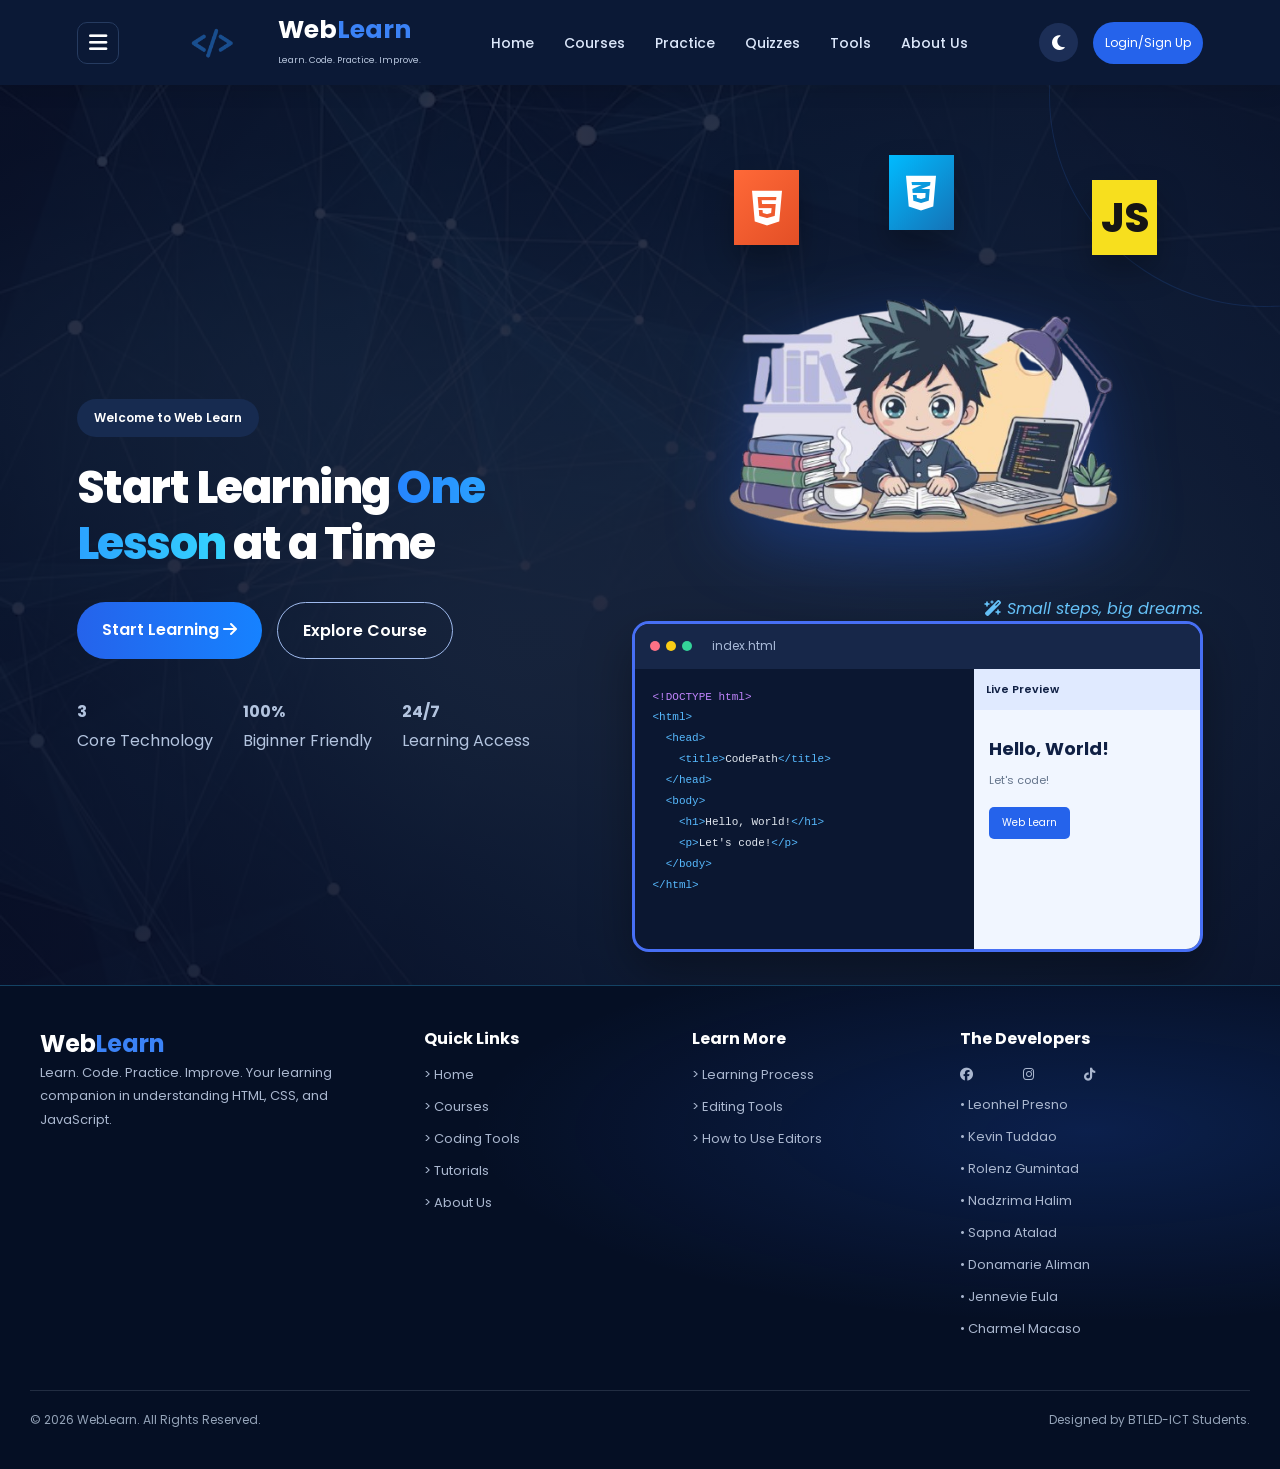
<file: index.html>
<!DOCTYPE html>
<html lang="en">
<head>
    <meta charset="UTF-8">
    <meta name="viewport" content="width=device-width, initial-scale=1.0">
    <title>Web-learn</title>
    <link rel="stylesheet" href="navigation&sidebar.css">
    <link  rel="stylesheet" href="main-index.css">
    <link rel="stylesheet" href="html-css-js-design.css">
    <link rel="stylesheet" href="editor-tools.css">
    <link rel="stylesheet" href="main-footers.css">

    <!-- Google Fonts -->
    <link rel="preconnect" href="https://fonts.googleapis.com">
    <link rel="preconnect" href="https://fonts.gstatic.com" crossorigin>
    <link href="https://fonts.googleapis.com/css2?family=Poppins:wght@400;500;600;700;800&display=swap" rel="stylesheet">

    <!-- Font Awesome Icons -->
    <link rel="stylesheet" href="https://cdnjs.cloudflare.com/ajax/libs/font-awesome/6.5.2/css/all.min.css">
</head>
<body>
    <header class="navigation_bar">
           <!-- LEFT MENU BUTTON -->
    <button class="menu-toggle" id="menuToggle"
            aria-label="Open navigation menu"
            aria-expanded="false">
        <i class="fa-solid fa-bars"></i>
    </button>

    <!-- EXISTING LOGO -->
    <a href="#home" class="logo">
        <img src="logo.png" alt="Weblearn">

        <div class="logo-text">
            <h2>Web<span>Learn</span></h2>
            <small>Learn. Code. Practice. Improve.</small>
        </div>
    </a>
         <!--navigation-->

    <nav class="nav-links" id="navLinks">
        <ul class="links">
            <li><a href="index.html">Home</a></li>
            <li><a href="courses.html">Courses</a></li>
            <li><a href="practice-html-css-js.html">Practice</a></li>
            <li><a href="#learning">Quizzes</a></li>
            <li><a href="editortools.html">Tools</a></li>
            <li><a href="about-us.html">About Us</a></li>
        </ul>

    </nav>

<div class="nav-actions">
<button class="theme-toggle" id="themeToggle" aria-level="Toggle light and dark mode">
    <i class="fa-solid fa-moon"></i>
</button>
<a href="#courses" class="login-btn">Login/Sign Up</a>

</div>
</header>

<!-- LEFT SIDEBAR -->
<aside class="sidebar-menu" id="sidebarMenu">

    <h3>MAIN MENU</h3>
    <a href="#home"><i class="fa-solid fa-house"></i> Home</a>
    <a href="about-us.html"><i class="fa-solid fa-user"></i> About Us</a>

    <h3>LEARN</h3>
    <a href="html.html"><i class="fa-brands fa-html5"></i> HTML Tutorials</a>
    <a href="css.html"><i class="fa-brands fa-css3-alt"></i> CSS Tutorials</a>
    <a href="javascript.html"><i class="fa-brands fa-js"></i> JavaScript Tutorials</a>

    <h3>PRACTICE</h3>
    <a href="editor.html"><i class="fa-solid fa-code"></i> Code Editor</a>
    <a href="#learning"><i class="fa-solid fa-clipboard-question"></i> Quizzes</a>
    <a href="#progress"><i class="fa-solid fa-chart-simple"></i> My Progress</a>
    
    <h3>Tools</h3>
    <a href="editortools.html">
    <i class="fa-solid fa-screwdriver-wrench"></i>
    Coding Tools</a>

</aside>

<!-- DARK OVERLAY -->
<div class="sidebar-overlay" id="sidebarOverlay"></div>


<!-- home or main  section-->
<section class="home_main-section" id="home">
 <div class="home-content">
 <div class="welcome-badge">
     Welcome to Web Learn
 </div>
<h1>
    Start Learning 
    <span>One Lesson</span>
    at a Time
</h1>


    <div class="home-buttons">
        <a href="courses.html" class="primary-btn">
            Start Learning
         <i class="fa-solid fa-arrow-right"></i>
        </a>
       <a href="courses.html" class="outline-btn">
        Explore Course
       </a>
    </div>

    <div class="home-stats">
     
        <div class="stat-items">
            <strong>3</strong>
            <span>Core Technology</span>
        </div>

        <div class="stat-items">
            <strong>100%</strong>
            <span>Biginner Friendly</span>
        </div>
   
         <div class="stat-items">
            <strong>24/7</strong>
            <span>Learning Access</span>
         </div>

    </div>
</div>

<!--coding html,css, and javascript illustration-->
<!--html logoo-->
<div class="main-visual">
<div class="floating-badge html-badge">
    <i class="fa-brands fa-html5"></i>
</div>

<!--css logo-->
<div class="floating-badge css-badge">
<i class="fa-brands fa-css3-alt"></i>
</div>

<!--javascript logo-->
<div class="floating-badge js-badge">
JS
</div>

 <div class="hero-laptop">
        <img
            src="laptop.png"
            alt="Laptop displaying programming code"
            class="laptop-img"
            onerror="this.style.display='none';this.parentElement.classList.add('image-missing')">
    </div>

      <div class="laptop-placeholder">
                        <i class="fa-solid fa-laptop-code"></i>
                        <span>Web Learn</span>
                    </div>


     <!-- CAPTION -->
    <div class="visual-caption">
         <i class="fa-solid fa-wand-magic-sparkles"></i>
        Small steps, big dreams.
    </div>

<div class="code-window">
    <div class="window-header">
        <div class="window-dots">
            <span></span>
            <span></span>
            <span></span>
        </div>
        <span>index.html</span>
    </div>

    <div class="editor-layout">

        <div class="code-area">

            <pre><code><span class="code-purple">&lt;!DOCTYPE html&gt;</span>
<span class="code-blue">&lt;html&gt;</span>
  <span class="code-blue">&lt;head&gt;</span>
    <span class="code-blue">&lt;title&gt;</span>CodePath<span class="code-blue">&lt;/title&gt;</span>
  <span class="code-blue">&lt;/head&gt;</span>
  <span class="code-blue">&lt;body&gt;</span>
    <span class="code-blue">&lt;h1&gt;</span>Hello, World!<span class="code-blue">&lt;/h1&gt;</span>
    <span class="code-blue">&lt;p&gt;</span>Let's code!<span class="code-blue">&lt;/p&gt;</span>
  <span class="code-blue">&lt;/body&gt;</span>
<span class="code-blue">&lt;/html&gt;</span></code></pre>

        </div>
 <div class="preview-area">

            <div class="preview-title">
                Live Preview
            </div>

            <div class="preview-content">

                <h3>Hello, World!</h3>

                <p>Let's code!</p>

                <span class="preview-chip">
                    Web Learn
                </span>

        </div>

    </div>

</div>

</div>
 

</div>


</section>





<!-- FOOTER SECTION -->
<footer class="main-footer">
    <div class="footer-container">

        <div class="footer-about">
            <h2>Web<span>Learn</span></h2>
            <p>
                Learn. Code. Practice. Improve.
                Your learning companion in understanding
                HTML, CSS, and JavaScript.
            </p>
        </div>

        <div class="footer-links">
            <h3>Quick Links</h3>
            <a href="index.html#home">> Home</a>
            <a href="index.html#courses">> Courses</a>
            <a href="coding-tools.html">> Coding Tools</a>
            <a href="editor-tutorials.html">> Tutorials</a>
            <a href="about-us.html">> About Us</a>

        </div>

        <div class="footer-links">
            <h3>Learn More</h3>
            <a href="index.html#learning-process">> Learning Process</a>
            <a href="coding-tools.html">> Editing Tools</a>
            <a href="editor-tutorials.html">> How to Use Editors</a>
        </div>

       
        <div class="footer-links">
            <h3>The Developers</h3>
            <div class="dev-icon">
            <a href="https://www.facebook.com/" target="_blank">   
            <i class="fa-brands fa-facebook"></i>
            </a>
            <a href="https://www.instagram.com/"  target="_blank">
            <i class="fa-brands fa-instagram"></i>
            </a>
            <a href="https://www.tiktok.com/"  target="_blank">
            <i class="fa-brands fa-tiktok"></i>
            </a>
            </div>

            <a href="https://www.facebook.com/nhel.pres">• Leonhel Presno</a>
            <a href="https://www.facebook.com/kevin.tuddao.1">• Kevin Tuddao</a>
            <a href="https://www.facebook.com/rolenzearl">• Rolenz Gumintad</a>
            <a href="https://www.facebook.com/share/19nWMQFPBd/">• Nadzrima Halim</a>
            <a href="https://www.facebook.com/saph.atld">• Sapna Atalad</a>
            <a href="https://www.facebook.com/share/1C7DpXJqvT/">• Donamarie Aliman</a>
            <a href="https://www.facebook.com/eu.la.99545">• Jennevie Eula</a>
            <a href="https://www.facebook.com/charmel.macaso.5">• Charmel Macaso</a>
    </div>
    </div>

    <div class="footer-bottom">
        <p>© 2026 WebLearn. All Rights Reserved.</p>
        <p>Designed by BTLED-ICT Students.</p>
    </div>
</footer>



<script src="script.js"></script>
</body>
</html>
</file>
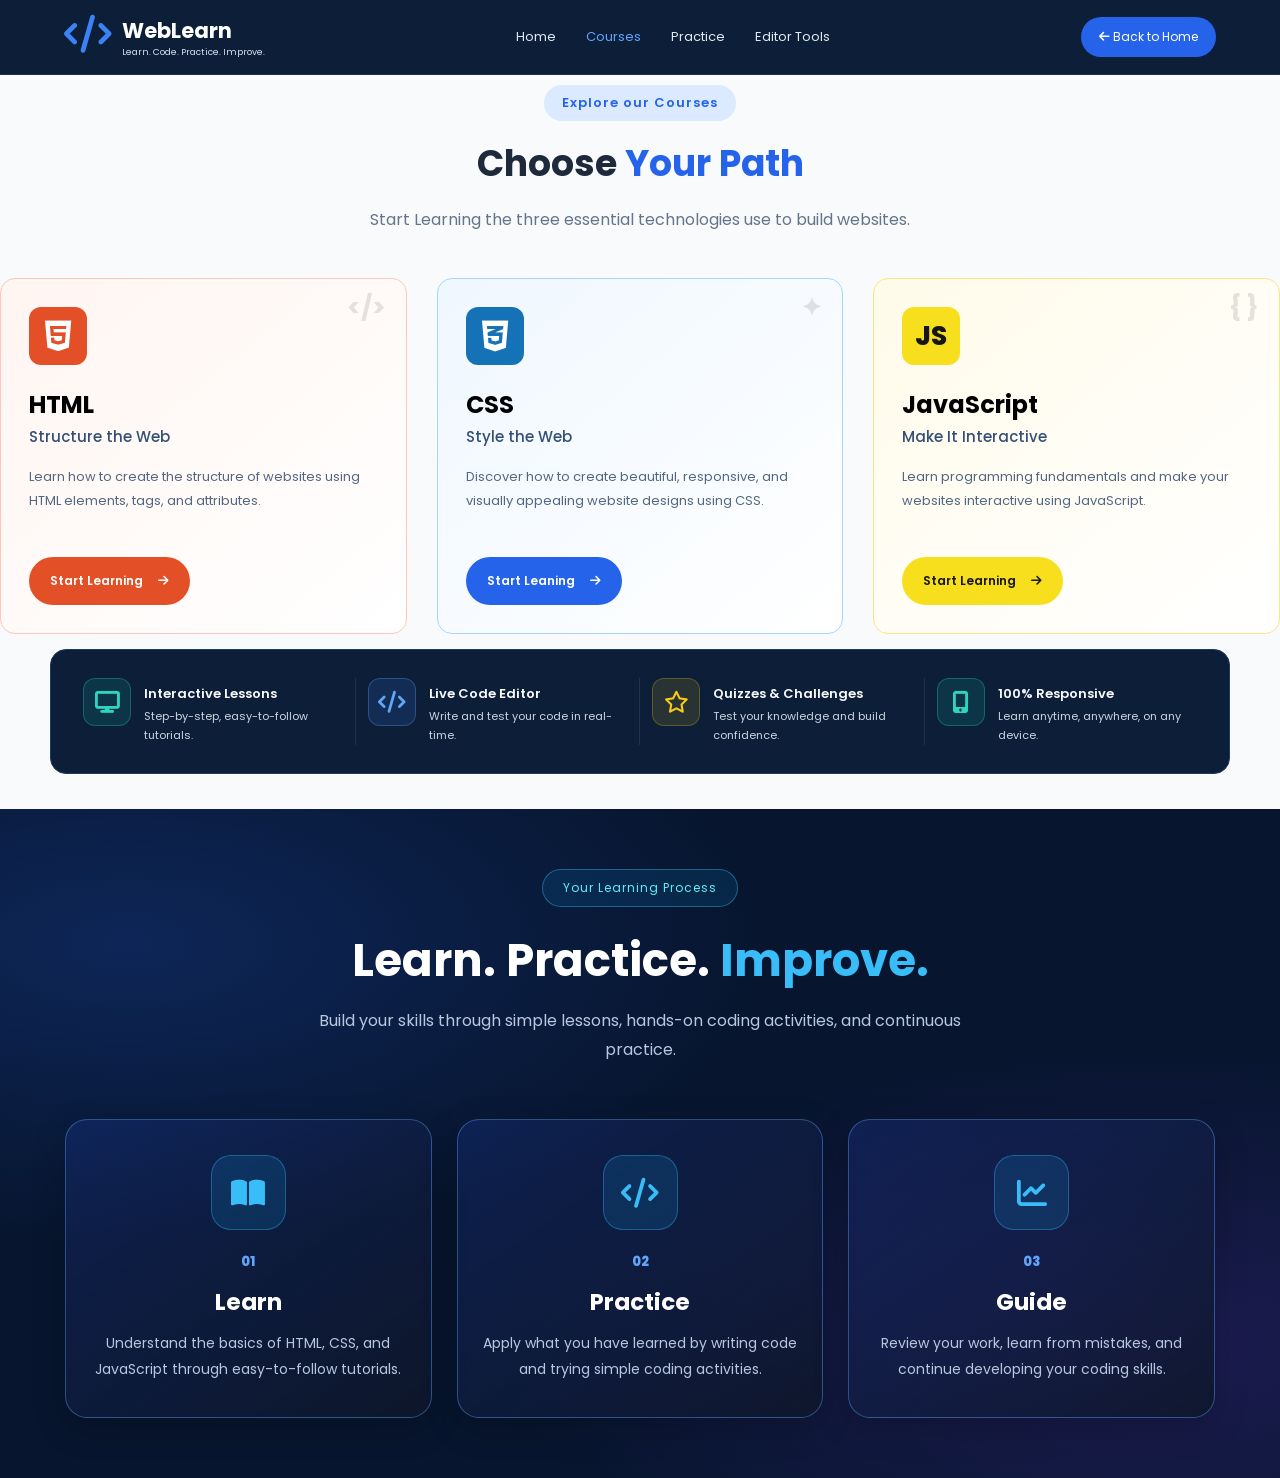
<file: courses.html>
<!DOCTYPE html>
<html lang="en">
<head>
    <meta charset="UTF-8">
    <meta name="viewport" content="width=device-width, initial-scale=1.0">
    <title>Tutorial</title>
    <!--Css-->
    <link rel="stylesheet" href="courses.css">
    <link rel="stylesheet" href="features.css">
    <link rel="stylesheet" href="learning-process.css">

  <!--Google font-->
   <link rel="preconnect" href="https://fonts.googleapis.com">
<link rel="preconnect" href="https://fonts.gstatic.com" crossorigin>
<link href="https://fonts.googleapis.com/css2?family=Poppins:ital,wght@0,100;0,200;0,300;0,400;0,500;0,600;0,700;0,800;0,900;1,100;1,200;1,300;1,400;1,500;1,600;1,700;1,800;1,900&display=swap" rel="stylesheet">

    <!-- Font Awesome Icons -->
    <link rel="stylesheet" href="https://cdnjs.cloudflare.com/ajax/libs/font-awesome/6.5.2/css/all.min.css">

    
</head>
<body>
    
    <!--Course section-->
<section class="courses section-padding" id="courses">
     <!-- HEADER -->
    <header class="course-header">

        <a href="index.html" class="brand">
            <i class="fa-solid fa-code"></i>
            <div>
                <h2>WebLearn</h2>
                <span>Learn. Code. Practice. Improve.</span>
            </div>
           </a>

        <nav class="course-nav">
            <a href="index.html">Home</a>
            <a href="#" class="active">Courses</a>
            <a href="practice-html-css-js.html">Practice</a>
            <a href="editortools.html">Editor Tools</a>
        </nav>

        <a href="index.html" class="back-home">
            <i class="fa-solid fa-arrow-left"></i>
            Back to Home
        </a>

        <button class="mobile-menu" id="mobileMenu" aria-label="Toggle navigation" aria-expanded="false">
            <i class="fa-solid fa-bars"></i>
        </button>

    </header>
    <div class="section-heading">
    <span class="section-label">
        Explore our Courses
    </span>
    <h2>
        Choose <span> Your Path</span>
        </h2>
        
        <p>
            Start Learning the three essential technologies 
            use to build websites.
        </p>
   
    </div>

    <div class="course-container">

        <!--HTML courses-->

        <article class="course-card html-card">

 <div class="course-icon html-icon">
    <i class="fa-brands fa-html5"></i>
 </div>

 <span class="card-decoration">&lt;/&gt</span>
 <h3>HTML</h3>
 <h4>Structure the Web</h4>
 <p> Learn how to create the structure
      of websites using HTML elements,
    tags, and attributes.</p>
   

    <a href="html.html" class="course-btn html-btn">
    Start Learning
 
    <i class="fa-solid fa-arrow-right"></i>
    </a>
        </article>



        <!--CSS courses-->

        <article class="course-card css-card">


     <div class="course-icon css-icon">
      <i class="fa-brands fa-css3-alt"></i>
     </div>

     <span class="card-decoration">✦</span>
     <h3>CSS</h3>
     <h4>Style the Web</h4>
     <p> Discover how to create beautiful,
         responsive, and visually appealing
         website designs using CSS.</p>

   

    <a href="css.html" class="course-btn css-btn">
     Start Leaning
     <i class="fa-solid fa-arrow-right"></i>

    </a>
        </article>

<!--Javascript courses-->

<article class="course-card js-card">
    <div class="course-icon js-icon">
        JS
    </div>

    <span class="card-decoration">{ }</span>
  <h3>JavaScript</h3>
  <h4>Make It Interactive</h4>

<p>Learn programming fundamentals
    and make your websites interactive
    using JavaScript.</p>

    
  
    <a href="js.html" class="course-btn js-btn">
     Start Learning
     <i class="fa-solid fa-arrow-right"></i>

    </a>
</article>

    </div>
</section>




<!-- FEATURES -->

<section class="features-bar-section">

    <div class="features-bar">

        <!-- FEATURE 1 -->
        <div class="bar-feature">
            <div class="bar-icon icon-teal">
                <i class="fa-solid fa-display"></i>
            </div>

            <div class="bar-content">
                <h3>Interactive Lessons</h3>
                <p>Step-by-step, easy-to-follow tutorials.</p>
            </div>
        </div>

        <!-- FEATURE 2 -->
        <div class="bar-feature">
            <div class="bar-icon icon-blue">
                <i class="fa-solid fa-code"></i>
            </div>

            <div class="bar-content">
                <h3>Live Code Editor</h3>
                <p>Write and test your code in real-time.</p>
            </div>
        </div>

    

        <!-- FEATURE 3 -->
        <div class="bar-feature">
            <div class="bar-icon icon-yellow">
                <i class="fa-regular fa-star"></i>
            </div>

            <div class="bar-content">
                <h3>Quizzes &amp; Challenges</h3>
                <p>Test your knowledge and build confidence.</p>
            </div>
        </div>

        <!-- FEATURE 4 -->
        <div class="bar-feature">
            <div class="bar-icon icon-teal">
                <i class="fa-solid fa-mobile-screen-button"></i>
            </div>

            <div class="bar-content">
                <h3>100% Responsive</h3>
                <p>Learn anytime, anywhere, on any device.</p>
            </div>
        </div>

    </div>


    <!--learning process-->

</section>



<!-- LEARNING PROCESS -->
<section class="learning-process" id="learning-process">

    <div class="learning-heading">
        <span class="section-label">Your Learning Process</span>

        <h2>Learn. Practice. <span>Improve.</span></h2>

        <p>
            Build your skills through simple lessons,
            hands-on coding activities, and continuous practice.
        </p>
    </div>

    <div class="learning-container">

        <!-- STEP 1 -->
        <div class="learning-card">
            <div class="learning-icon">
                <i class="fa-solid fa-book-open"></i>
            </div>

            <span class="step-number">01</span> <a href="courses.html">
            <h3>Learn</h3> </a>

            <p>
                Understand the basics of HTML, CSS, and JavaScript
                through easy-to-follow tutorials.
            </p>
        </div>

        <!-- STEP 2 -->
        <div class="learning-card">
            <div class="learning-icon">
                <i class="fa-solid fa-code"></i>
            </div>

            <span class="step-number">02</span> <a href="practice.html">
            <h3>Practice</h3> </a>

            <p>
                Apply what you have learned by writing code
                and trying simple coding activities.
            </p>
        </div>

        <!-- STEP 3 -->
        <div class="learning-card">
            <div class="learning-icon">
                <i class="fa-solid fa-chart-line"></i>
            </div>

            <span class="step-number">03</span> <a href="#">
            <h3>Guide</h3> </a>

            <p>
                Review your work, learn from mistakes,
                and continue developing your coding skills.
            </p>
        </div>

    </div>
</section>



</body>
</html>
</file>
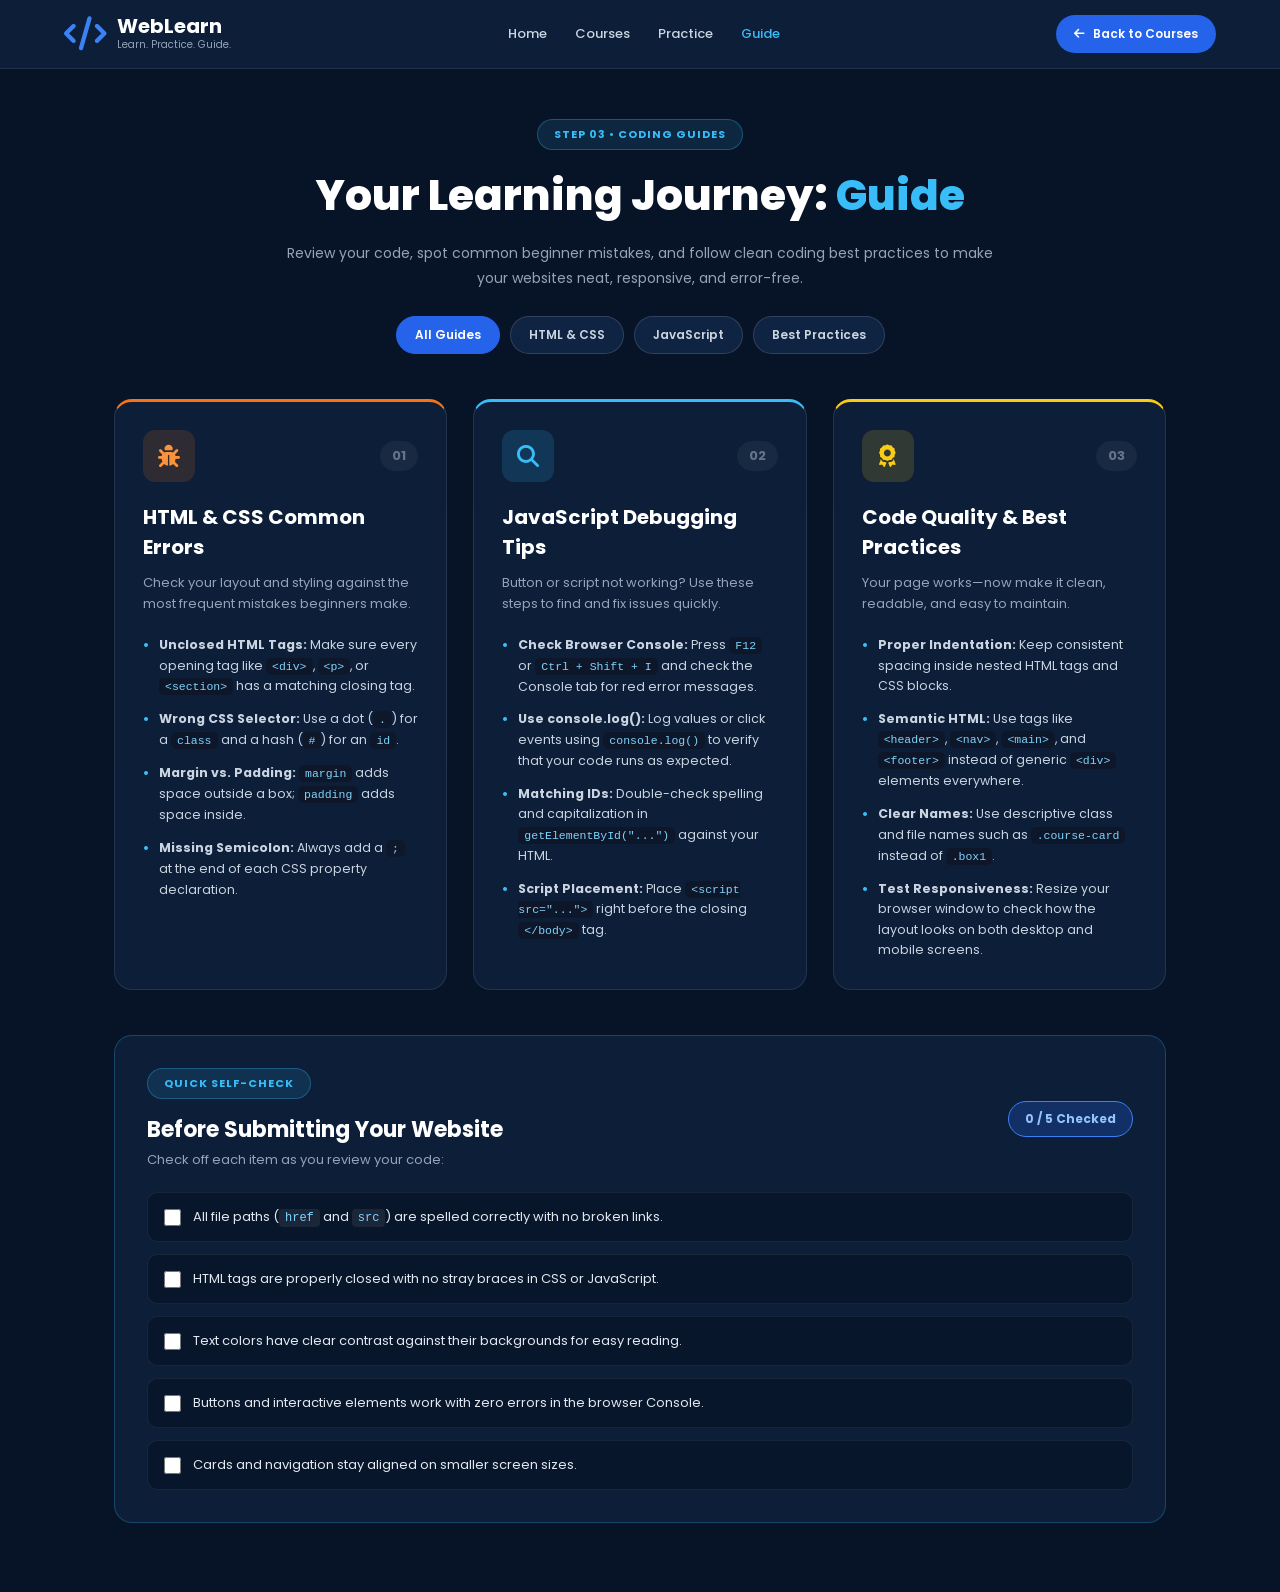
<file: guide.html>
<!DOCTYPE html>
<html lang="en">
<head>
    <meta charset="UTF-8">
    <meta name="viewport" content="width=device-width, initial-scale=1.0">
    <title>Coding Guides | WebLearn</title>
    <link rel="stylesheet" href="guide.css">

    <!-- Google Font -->
    <link rel="preconnect" href="https://fonts.googleapis.com">
    <link rel="preconnect" href="https://fonts.gstatic.com" crossorigin>
    <link href="https://fonts.googleapis.com/css2?family=Poppins:wght@400;500;600;700;800&display=swap" rel="stylesheet">

    <!-- Font Awesome Icons -->
    <link rel="stylesheet" href="https://cdnjs.cloudflare.com/ajax/libs/font-awesome/6.5.2/css/all.min.css">
</head>
<body>

    <!-- TOP HEADER -->
    <header class="top-header">
        <a href="index.html" class="brand">
            <i class="fa-solid fa-code"></i>
            <div>
                <h2>WebLearn</h2>
                <span>Learn. Practice. Guide.</span>
            </div>
        </a>

        <nav class="header-nav">
            <a href="index.html">Home</a>
            <a href="courses.html">Courses</a>
            <a href="practice-css.html">Practice</a>
            <a href="guide.html" class="active">Guide</a>
        </nav>

        <a href="courses.html" class="back-btn">
            <i class="fa-solid fa-arrow-left"></i>
            Back to Courses
        </a>
    </header>

    <!-- MAIN CONTENT -->
    <main class="guide-wrapper">

        <!-- HERO / HEADING -->
        <section class="guide-hero">
            <span class="badge-label">STEP 03 • CODING GUIDES</span>
            <h1>Your Learning Journey: <span>Guide</span></h1>
            <p>
                Review your code, spot common beginner mistakes, and follow clean coding best practices
                to make your websites neat, responsive, and error-free.
            </p>

            <!-- Filter Tabs -->
            <div class="filter-bar">
                <button type="button" class="filter-btn active" data-filter="all">All Guides</button>
                <button type="button" class="filter-btn" data-filter="html-css">HTML &amp; CSS</button>
                <button type="button" class="filter-btn" data-filter="javascript">JavaScript</button>
                <button type="button" class="filter-btn" data-filter="quality">Best Practices</button>
            </div>
        </section>

        <!-- 3 GUIDE CARDS -->
        <section class="guide-grid">

            <!-- CARD 01: HTML & CSS COMMON ERRORS -->
            <article class="guide-card card-orange" data-category="html-css">
                <div class="card-top">
                    <div class="card-icon icon-orange">
                        <i class="fa-solid fa-bug"></i>
                    </div>
                    <span class="card-num">01</span>
                </div>

                <h2>HTML &amp; CSS Common Errors</h2>
                <p class="card-desc">
                    Check your layout and styling against the most frequent mistakes beginners make.
                </p>

                <ul class="guide-list">
                    <li>
                        <strong>Unclosed HTML Tags:</strong> Make sure every opening tag like
                        <code>&lt;div&gt;</code>, <code>&lt;p&gt;</code>, or <code>&lt;section&gt;</code> has a matching closing tag.
                    </li>
                    <li>
                        <strong>Wrong CSS Selector:</strong> Use a dot (<code>.</code>) for a
                        <code>class</code> and a hash (<code>#</code>) for an <code>id</code>.
                    </li>
                    <li>
                        <strong>Margin vs. Padding:</strong> <code>margin</code> adds space outside a box;
                        <code>padding</code> adds space inside.
                    </li>
                    <li>
                        <strong>Missing Semicolon:</strong> Always add a <code>;</code> at the end of
                        each CSS property declaration.
                    </li>
                </ul>
            </article>

            <!-- CARD 02: JAVASCRIPT DEBUGGING -->
            <article class="guide-card card-blue" data-category="javascript">
                <div class="card-top">
                    <div class="card-icon icon-blue">
                        <i class="fa-solid fa-magnifying-glass"></i>
                    </div>
                    <span class="card-num">02</span>
                </div>

                <h2>JavaScript Debugging Tips</h2>
                <p class="card-desc">
                    Button or script not working? Use these steps to find and fix issues quickly.
                </p>

                <ul class="guide-list">
                    <li>
                        <strong>Check Browser Console:</strong> Press <code>F12</code> or
                        <code>Ctrl + Shift + I</code> and check the Console tab for red error messages.
                    </li>
                    <li>
                        <strong>Use console.log():</strong> Log values or click events using
                        <code>console.log()</code> to verify that your code runs as expected.
                    </li>
                    <li>
                        <strong>Matching IDs:</strong> Double-check spelling and capitalization in
                        <code>getElementById("...")</code> against your HTML.
                    </li>
                    <li>
                        <strong>Script Placement:</strong> Place <code>&lt;script src="..."&gt;</code>
                        right before the closing <code>&lt;/body&gt;</code> tag.
                    </li>
                </ul>
            </article>

            <!-- CARD 03: CODE QUALITY & BEST PRACTICES -->
            <article class="guide-card card-yellow" data-category="quality">
                <div class="card-top">
                    <div class="card-icon icon-yellow">
                        <i class="fa-solid fa-award"></i>
                    </div>
                    <span class="card-num">03</span>
                </div>

                <h2>Code Quality &amp; Best Practices</h2>
                <p class="card-desc">
                    Your page works—now make it clean, readable, and easy to maintain.
                </p>

                <ul class="guide-list">
                    <li>
                        <strong>Proper Indentation:</strong> Keep consistent spacing inside nested
                        HTML tags and CSS blocks.
                    </li>
                    <li>
                        <strong>Semantic HTML:</strong> Use tags like <code>&lt;header&gt;</code>,
                        <code>&lt;nav&gt;</code>, <code>&lt;main&gt;</code>, and <code>&lt;footer&gt;</code>
                        instead of generic <code>&lt;div&gt;</code> elements everywhere.
                    </li>
                    <li>
                        <strong>Clear Names:</strong> Use descriptive class and file names such as
                        <code>.course-card</code> instead of <code>.box1</code>.
                    </li>
                    <li>
                        <strong>Test Responsiveness:</strong> Resize your browser window to check how
                        the layout looks on both desktop and mobile screens.
                    </li>
                </ul>
            </article>

        </section>

        <!-- INTERACTIVE SELF-REVIEW CHECKLIST (NO DATABASE NEEDED) -->
        <section class="checklist-section">
            <div class="checklist-header">
                <div>
                    <span class="badge-label">QUICK SELF-CHECK</span>
                    <h2>Before Submitting Your Website</h2>
                    <p>Check off each item as you review your code:</p>
                </div>
                <div class="progress-badge" id="checkProgress">0 / 5 Checked</div>
            </div>

            <div class="checklist-items">
                <label class="check-item">
                    <input type="checkbox" class="review-check">
                    <span>All file paths (<code>href</code> and <code>src</code>) are spelled correctly with no broken links.</span>
                </label>
                <label class="check-item">
                    <input type="checkbox" class="review-check">
                    <span>HTML tags are properly closed with no stray braces in CSS or JavaScript.</span>
                </label>
                <label class="check-item">
                    <input type="checkbox" class="review-check">
                    <span>Text colors have clear contrast against their backgrounds for easy reading.</span>
                </label>
                <label class="check-item">
                    <input type="checkbox" class="review-check">
                    <span>Buttons and interactive elements work with zero errors in the browser Console.</span>
                </label>
                <label class="check-item">
                    <input type="checkbox" class="review-check">
                    <span>Cards and navigation stay aligned on smaller screen sizes.</span>
                </label>
            </div>
        </section>

    </main>

    <!-- SCRIPT FOR FILTER AND CHECKLIST -->
    <script>
        const filterButtons = document.querySelectorAll(".filter-btn");
        const guideCards = document.querySelectorAll(".guide-card");

        filterButtons.forEach(btn => {
            btn.addEventListener("click", () => {
                filterButtons.forEach(b => b.classList.remove("active"));
                btn.classList.add("active");

                const selected = btn.getAttribute("data-filter");
                guideCards.forEach(card => {
                    const category = card.getAttribute("data-category");
                    if (selected === "all" || category === selected) {
                        card.style.display = "flex";
                    } else {
                        card.style.display = "none";
                    }
                });
            });
        });

        const checkboxes = document.querySelectorAll(".review-check");
        const progressBadge = document.getElementById("checkProgress");

        function updateChecklistCount() {
            const checkedCount = document.querySelectorAll(".review-check:checked").length;
            progressBadge.textContent = `${checkedCount} / ${checkboxes.length} Checked`;
        }

        checkboxes.forEach(box => {
            box.addEventListener("change", updateChecklistCount);
        });
    </script>

</body>
</html>
</file>
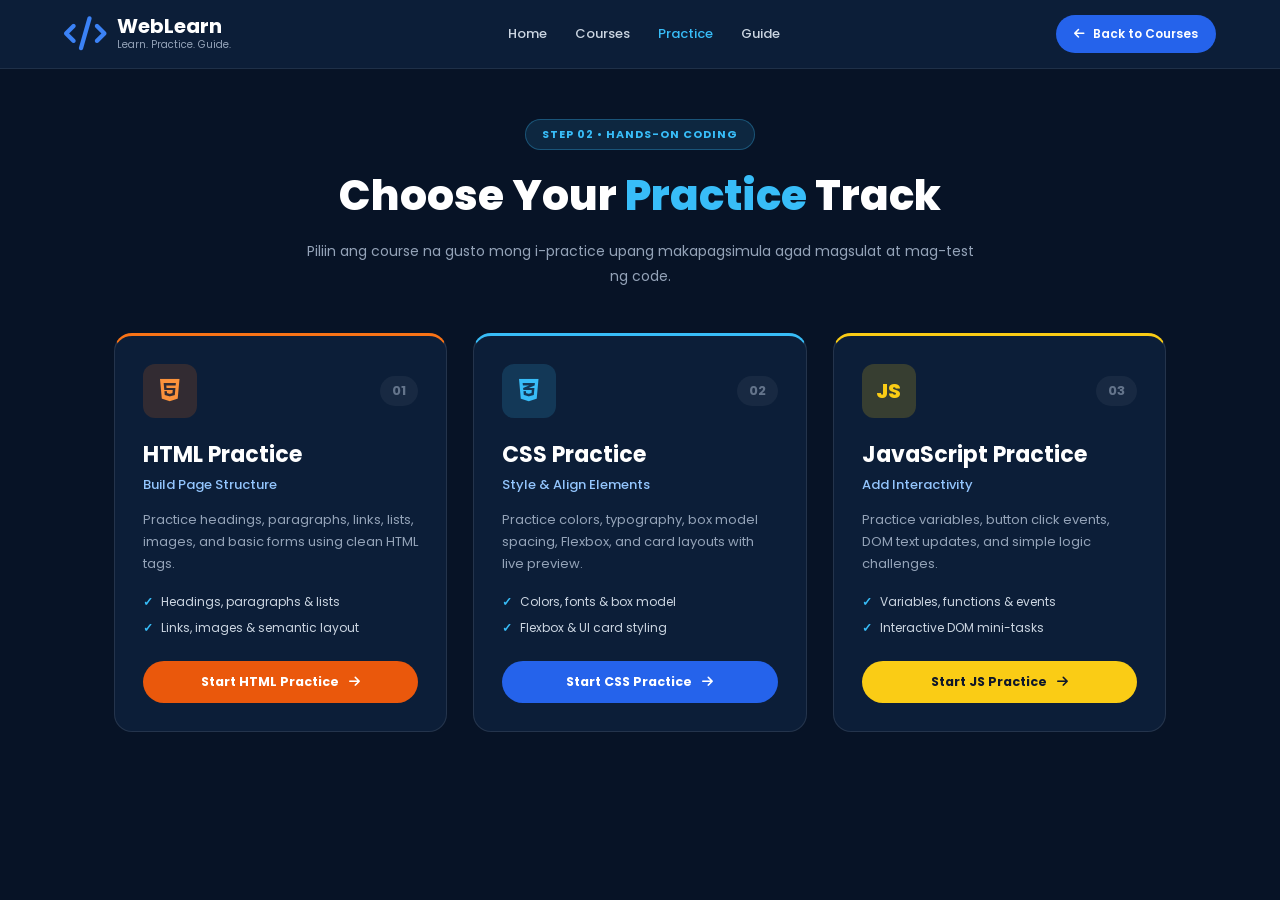
<file: practice-html-css-js.html>
<!DOCTYPE html>
<html lang="en">
<head>
    <meta charset="UTF-8">
    <meta name="viewport" content="width=device-width, initial-scale=1.0">
    <title>Practice Courses | WebLearn</title>
    <link rel="stylesheet" href="practice-html-css-js.css">

    <!-- Google Font -->
    <link rel="preconnect" href="https://fonts.googleapis.com">
    <link rel="preconnect" href="https://fonts.gstatic.com" crossorigin>
    <link href="https://fonts.googleapis.com/css2?family=Poppins:wght@400;500;600;700;800&display=swap" rel="stylesheet">

    <!-- Font Awesome Icons -->
    <link rel="stylesheet" href="https://cdnjs.cloudflare.com/ajax/libs/font-awesome/6.5.2/css/all.min.css">
</head>
<body>

    <!-- TOP HEADER -->
    <header class="top-header">
        <a href="index.html" class="brand">
            <i class="fa-solid fa-code"></i>
            <div>
                <h2>WebLearn</h2>
                <span>Learn. Practice. Guide.</span>
            </div>
        </a>

        <nav class="header-nav">
            <a href="index.html">Home</a>
            <a href="courses.html">Courses</a>
            <a href="practice.html" class="active">Practice</a>
            <a href="guide.html">Guide</a>
        </nav>

        <a href="courses.html" class="back-btn">
            <i class="fa-solid fa-arrow-left"></i>
            Back to Courses
        </a>
    </header>

    <!-- MAIN CONTENT -->
    <main class="practice-wrapper">

        <!-- HERO -->
        <section class="practice-hero">
            <span class="badge-label">STEP 02 • HANDS-ON CODING</span>
            <h1>Choose Your <span>Practice</span> Track</h1>
            <p>
                Piliin ang course na gusto mong i-practice upang makapagsimula agad magsulat at mag-test ng code.
            </p>
        </section>

        <!-- 3 PRACTICE COURSE CARDS -->
        <section class="practice-grid">

            <!-- 01 HTML PRACTICE -->
            <article class="practice-card card-html">
                <div class="card-top">
                    <div class="card-icon icon-html">
                        <i class="fa-brands fa-html5"></i>
                    </div>
                    <span class="card-step">01</span>
                </div>

                <h2>HTML Practice</h2>
                <h4>Build Page Structure</h4>
                <p>
                    Practice headings, paragraphs, links, lists, images, and basic forms using clean HTML tags.
                </p>

                <ul class="task-preview">
                    <li>Headings, paragraphs &amp; lists</li>
                    <li>Links, images &amp; semantic layout</li>
                </ul>

                <a href="practice-html.html" class="start-btn btn-html">
                    Start HTML Practice
                    <i class="fa-solid fa-arrow-right"></i>
                </a>
            </article>

            <!-- 02 CSS PRACTICE -->
            <article class="practice-card card-css">
                <div class="card-top">
                    <div class="card-icon icon-css">
                        <i class="fa-brands fa-css3-alt"></i>
                    </div>
                    <span class="card-step">02</span>
                </div>

                <h2>CSS Practice</h2>
                <h4>Style &amp; Align Elements</h4>
                <p>
                    Practice colors, typography, box model spacing, Flexbox, and card layouts with live preview.
                </p>

                <ul class="task-preview">
                    <li>Colors, fonts &amp; box model</li>
                    <li>Flexbox &amp; UI card styling</li>
                </ul>

                <a href="practice-css.html" class="start-btn btn-css">
                    Start CSS Practice
                    <i class="fa-solid fa-arrow-right"></i>
                </a>
            </article>

            <!-- 03 JAVASCRIPT PRACTICE -->
            <article class="practice-card card-js">
                <div class="card-top">
                    <div class="card-icon icon-js">
                        JS
                    </div>
                    <span class="card-step">03</span>
                </div>

                <h2>JavaScript Practice</h2>
                <h4>Add Interactivity</h4>
                <p>
                    Practice variables, button click events, DOM text updates, and simple logic challenges.
                </p>

                <ul class="task-preview">
                    <li>Variables, functions &amp; events</li>
                    <li>Interactive DOM mini-tasks</li>
                </ul>

                <a href="practice-js.html" class="start-btn btn-js">
                    Start JS Practice
                    <i class="fa-solid fa-arrow-right"></i>
                </a>
            </article>

        </section>

    </main>

</body>
</html>
</file>
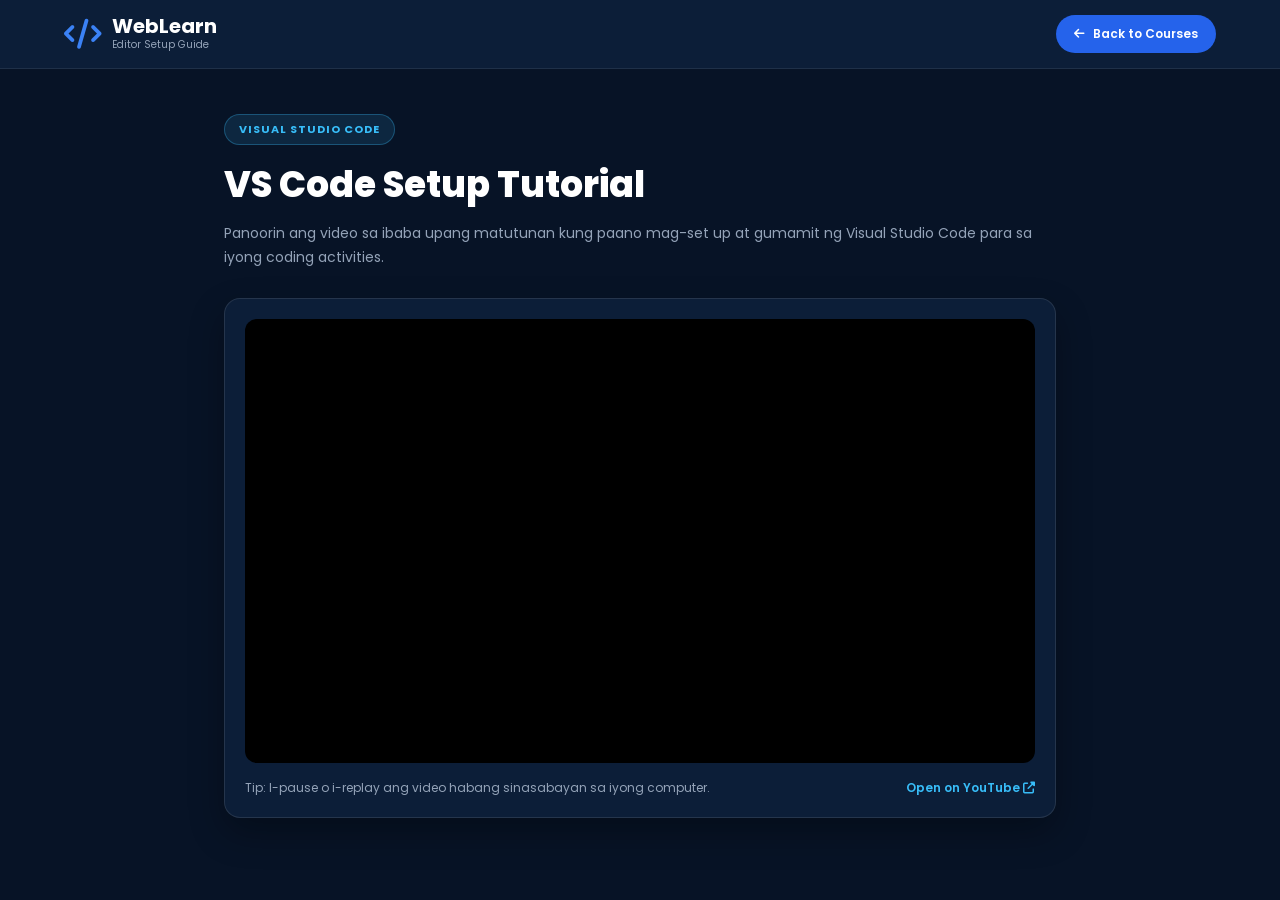
<file: tutorial-vscode.html>
<!DOCTYPE html>
<html lang="en">
<head>
    <meta charset="UTF-8">
    <meta name="viewport" content="width=device-width, initial-scale=1.0">
    <title>VS Code Tutorial | WebLearn</title>
    <link rel="stylesheet" href="tutorial-vscode.css">

    <!-- Google Font -->
    <link rel="preconnect" href="https://fonts.googleapis.com">
    <link rel="preconnect" href="https://fonts.gstatic.com" crossorigin>
    <link href="https://fonts.googleapis.com/css2?family=Poppins:wght@400;500;600;700;800&display=swap" rel="stylesheet">

    <!-- Font Awesome Icons -->
    <link rel="stylesheet" href="https://cdnjs.cloudflare.com/ajax/libs/font-awesome/6.5.2/css/all.min.css">
</head>
<body>

    <header class="top-header">
        <a href="index.html" class="brand">
            <i class="fa-solid fa-code"></i>
            <div>
                <h2>WebLearn</h2>
                <span>Editor Setup Guide</span>
            </div>
        </a>

        <a href="courses.html" class="back-btn">
            <i class="fa-solid fa-arrow-left"></i>
            Back to Courses
        </a>
    </header>

    <main class="video-wrapper">
        <span class="video-badge">VISUAL STUDIO CODE</span>
        <h1>VS Code Setup Tutorial</h1>
        <p class="subtitle">
            Panoorin ang video sa ibaba upang matutunan kung paano mag-set up at gumamit ng Visual Studio Code para sa iyong coding activities.
        </p>

        <div class="video-card">
            <div class="video-container">
                <iframe
                    src="https://www.youtube.com/embed/PirSDtk4qUc?si=o4OyVLHf6BO_S8NQ"
                    title="VS Code Tutorial Video"
                    allow="accelerometer; autoplay; clipboard-write; encrypted-media; gyroscope; picture-in-picture; web-share"
                    referrerpolicy="strict-origin-when-cross-origin"
                    allowfullscreen>
                </iframe>
            </div>

            <div class="video-footer">
                <span>Tip: I-pause o i-replay ang video habang sinasabayan sa iyong computer.</span>
                <a href="https://youtu.be/PirSDtk4qUc?si=o4OyVLHf6BO_S8NQ" target="_blank" rel="noopener noreferrer">
                    Open on YouTube <i class="fa-solid fa-up-right-from-square"></i>
                </a>
            </div>
        </div>
    </main>

</body>
</html>
</file>
<file: navigation&sidebar.css>
:root{
    --navy: #07152e;
    --navy-light: #10244a;
    --blue: #2563eb;
    --cyan: #35c5ff;
    --text: #102044;
    --muted: #64748b;
    --background: #f8faff;
    --white: #ffffff;

}
 
* {
    margin: 0;
    padding: 0;
    box-sizing: border-box;
}
html {
    scroll-behavior: smooth;
}

body {
    font-family: 'Poppins', sans-serif;
    background: var(--background);
    color: var(--text);
    overflow-x: hidden;
}
a{
    text-decoration: none;
}

button {
    font-family: inherit;
    cursor: pointer;
}
/* navigation nato */
.links li{
  list-style: none;
}

.navigation_bar{
    width: 100%;
    min-height: 80px;
    padding: 15px 6%;
    display: flex;
    justify-content: space-between;
    align-items: center;
    gap: 25px;
    background: #0b1936;
    top: 0;
    position: sticky;
    z-index: 1000;
    box-shadow: 0 4px 20px rgba(0, 0, 0, 0.12);
}
.logo {
    display: flex;
    align-items: center;
    gap: 13px;
    color: white;
    flex-shrink: 0;
}
.logo img{
    
    width: 45px;
    height: 45px;
    margin-right: 30px;
    object-fit: contain;
}

.logo > i {
    font-size: 37px;
    color: #3b82f6;
}
 .logo h2 {         
    font-size: 25px;
    line-height: 1.2;
 }

 .logo h2 span {
    color: #3b82f6; 
 }
 .logo small {
    font-size: 9px;
    color: #b8c6dd;
 }
 .links {
    display: flex;
    align-items: center;
    gap: 30px;
 }
 .links a{
    color: #dce7fa;
    font-size: 14px;
    font-weight: 500;
    padding: 10px 0;
    transition: 0.3s;
    position: relative;
 }

.links a:hover,
.links a.active {
    color: #4db5ff;
}
.links a.active::after {
    content: "";
    position: absolute;
    bottom: 0;
    left: 0;
    width: 100%;
    height: 3px;
    border-radius: 5px;
    background: #2584ff;
}
.nav-actions {
    display: flex;
    align-items: center;
    gap: 15px;
}
.theme-toggle {
    width: 39px;
    height: 39px;
    border: none;
    border-radius: 50%;
    background: #1c2e56;
    color: white;
    font-size: 17px;
}
.login-btn {
    background: #2563eb;
    color: white;
    padding: 12px 12px;
    border-radius: 30px;
    font-size: 12px;
    white-space: nowrap;
    transition: 0.3s;
}

.logo-container {
    display: flex;
    align-items: center;
    gap: 14px;
}



/* MENU BUTTON BESIDE LOGO */
.menu-toggle {
    display: flex;
    align-items: center;
    justify-content: center;
    width: 42px;
    height: 42px;
    flex-shrink: 0;
    background: transparent;
    border: 1px solid #263b60;
    border-radius: 10px;
    color: #ffffff;
    font-size: 21px;
    cursor: pointer;
    transition: 0.3s ease;
}

.menu-toggle:hover {
    background: #1d3764;
    color: #38bdf8;
}

/* LEFT SIDEBAR */
.sidebar-menu {
    position: fixed;
    top: 100px;
    left: 0;
    bottom: 0;
    width: 270px;
    max-width: 85vw;
    padding: 24px 18px;
    background: #0b1935;
    border-right: 1px solid #263b60;
    overflow-y: auto;
    z-index: 1001;
    transform: translateX(-100%);
    visibility: hidden;
    transition:
        transform 0.3s ease,
        visibility 0.3s ease;
}

/* SHOW SIDEBAR */
.sidebar-menu.active {
    transform: translateX(0);
    visibility: visible;
}

/* SIDEBAR HEADINGS */
.sidebar-menu h3 {
    margin: 22px 10px 12px;
    color: #60a5fa;
    font-size: 12px;
    letter-spacing: 1px;
}

/* SIDEBAR LINKS */
.sidebar-menu a {
    display: flex;
    align-items: center;
    gap: 12px;
    padding: 13px 12px;
    margin-bottom: 5px;
    border-radius: 8px;
    color: #e2e8f0;
    text-decoration: none;
    font-size: 14px;
    transition: 0.2s ease;
}

.sidebar-menu a i {
    width: 20px;
    text-align: center;
    font-size: 16px;
}

.sidebar-menu a:hover {
    background: #1d3764;
    color: #38bdf8;
}

/* DARK OVERLAY */
.sidebar-overlay {
    position: fixed;
    inset: 100px 0 0;
    background: rgba(0, 0, 0, 0.45);
    z-index: 1000;
    opacity: 0;
    visibility: hidden;
    transition: 0.3s ease;
}

.sidebar-overlay.active {
    opacity: 1;
    visibility: visible;
}
</file>
<file: main-index.css>
.home_main-section {
    min-height: 620px;
    padding: 75px 6% 90px;
    max-height: 900px;
    display: grid;
    grid-template-columns: 1fr 1.1fr;
    align-items: center;
    gap: 35px;
    background: radial-gradient(circle at 80% 30%,
    rgba(29, 78, 216, 0.22), transparent 35%),linear-gradient(125deg, #061329, #091d42);
    color: white;
    position: relative;
    overflow: hidden;
    
}
.home_main-section{
    background:
        linear-gradient(
            rgba(8, 15, 40, 0.85),
            rgba(8, 15, 40, 0.90)
        ),
        url("ictbg.avif");

    background-size: cover;
    background-position: center;
    background-repeat: no-repeat;
}
.home_main-section::before{
    content: "";
    position: absolute;
    width: 429px;
    height: 420px;
    border: 1px solid rgba(59, 130, 246, 0.15);
    border-radius: 50%;
    right: -200px;
    top: -200px;
}
.home_main-section::after {
    content: "";
    position: absolute;
    width: 100%;
    height: 20px;
    background: var(--background);
    bottom: -20px;
    left: 0;
    border-radius: 50% 50% 0 0;
}
.home-content {
    position: relative;
    z-index: 2;
}
.welcome-badge {
    display: inline-block;
    background: #172b50;
    padding: 10px 17px;
    border-radius: 30px;
    font-size: 12px;
    font-weight: 600;
    margin-bottom: 23px;
}

.home-content h1 {
    font-size: clamp(34px, 3.5vw, 55px);
    font-weight: 800;
    line-height: 1.25;
    letter-spacing: -1.5px;
}
.home-content h1 span {
   
    background: linear-gradient(90deg, #2584ff, #35d5ff);
    background-clip: text;
    -webkit-background-clip: text;
    color: transparent;

}
.hero-content > p {
    color: #c3d2e9;
    font-size: 14px;
    line-height: 1.9;
    margin-top: 25px;
    max-width: 510px;
}
.home-buttons {
    display: flex;
    gap: 15px;
    margin-top: 30px;
    flex-wrap: wrap;
}
.primary-btn .outline-btn {
  display: inline-flex;
  align-items: center;
  justify-content: center;
  
  
}
.primary-btn {
    padding: 15px 25px;
    border-radius: 35px;
    font-size: 16px;
    font-weight: 600;
    transition: .3s;
    background: linear-gradient(90deg, #2563eb, #1682ff);
    color: white;
}
.primary-btn:hover {
    transform: translateY(-4px);
    box-shadow: 0 10px 25px rgba(37,99,235,.4);
}
.outline-btn {
    padding: 15px 25px;
    border-radius: 35px;
    font-size: 16px;
    font-weight: 600;
    transition: .3s;
    color: white;
    border: 1px solid #9eb9ec;
}
.outline-btn:hover {
    background: rgba(255,255,255,.1);
}
.home-stats { 
    display: flex;
    gap: 30px;
    margin-top: 40px;
}
.stat-items {
    display: flex;
    flex-direction: column;
    gap: 4px;
}
 .stat-items strong{
    font-size: 16px;
    color: #b3c4df
 }
.stat-items span{
    font-size: 16px;
    color: #b3c4df
 }
/* laptop img  */  
.main-visual {
    position: relative;
    width: 100%;
    max-width: 650px;
    margin: auto;
    padding: 95px 0 40px;
}

.hero-laptop {
    width: 100%;
    min-height: 250px;
    display: flex;
    justify-content: center;
    align-items: center;
    position: relative;
    z-index: 2;
}
.laptop-img {
    display: block;
    width: 100%;
    max-width: 650px;
    height: auto;
    object-fit: contain;
    filter: drop-shadow(
        0 20px 35px rgba(37, 99, 235, 0.35)
    );
    animation: laptopFloat 5s ease-in-out infinite;
}
@keyframes laptopFloat {
    0%, 100% {
        transform: translateY(0);
    }

    50% {
        transform: translateY(-12px);
    }
}
/* sa placeholder na ng laptop */
.laptop-placeholder {
    display: none;
}
.hero-laptop.image-missing {
    background: linear-gradient(135deg, #142b56, #0a1833);
    border: 2px solid #476ff4;
    border-radius: 20px;
    box-shadow: 0 25px 60px rgba(0,0,0,.3);
}
.hero-laptop.image-missing .laptop-placeholder {
    display: flex;
    flex-direction: column;
    align-items: center;
    justify-content: center;
    gap: 15px;
    color: #66baff;
}

.laptop-placeholder i {
    font-size: 90px;
}

.laptop-placeholder span {
    font-size: 25px;
    font-weight: 700;
}

/* floating icon ni html,css,Js*/

.floating-badge {
    position: absolute;
    width: 65px;
    height: 75px;
    display: flex;
    align-items: center;
    justify-content: center;
    font-size: 40px;
    font-weight: 800;
    z-index: 5;
    box-shadow: 0 15px 30px rgba(0, 0, 0, 0.25);
    animation: iconFloat 4s ease-in-out infinite;

}
.html-badge {
    background: linear-gradient(135deg, #ff6938, #e34f26);
    top: 10px;
    left: 18%;
}
.css-badge {
    background: linear-gradient(135deg, #00bbff, #1572b6);
    top: -5px;
    left: 45%;
    animation-delay: .7s;
}
.js-badge {
    background: #f7df1e;
    color: #151515;
    top: 20px;
    right: 8%;
    animation-delay: 1.4s;
}

@keyframes iconFloat {
    0%, 100% {
        transform: translateY(0) rotate(-5deg);
    }

    50% {
        transform: translateY(-13px) rotate(5deg);
    }
}

/* visual caption*/
.visual-caption {
    text-align: right;
    color: #6ac8ff;
    font-size: 16px;
    font-style: italic;
    margin-top: 20px;
} 

/* code window */
.code-window {
    width: 100%;
    background: #0b1731;
    border: 3px solid #476ff4;
    border-radius: 17px;
    box-shadow: 0 20px 50px rgba(0, 0, 0, 0.35);
    overflow: hidden;
    position: relative;
    z-index: 2;
}
.window-header {
    height: 45px;
    background: #172749;
    display: flex;
    align-items: center;
    gap: 20px;
    padding: 0 15px;
    color: #a9bad8;
    font-size: 12px;
}
.window-dots {
    display: flex;
    gap: 6px;
}
.window-dots span {
    width: 10px;
    height: 10px;
    border-radius: 50%;
    background: #fb7185;
}
.window-dots span:nth-child(2) {
    background: #facc15;
}
.window-dots span:nth-child(3) {
    background: #34d399;
}
.editor-layout {
    display: grid;
    grid-template-columns: 1.2fr 0.8fr;
    min-height: 280px;
}
.code-area {
    padding: 18px;
    overflow-x: auto;
}
.code-area pre {
    font-family: Consolas, monospace;
    font-size: 11px;
    line-height: 1.9;
    color: #e2e8f0;
}
.code-blue {
    color: #57baff;
}
.code-purple {
    color: #c084fc;
}
.preview-area {
    background: #f1f6ff;
    color: #102044;
}
.preview-title {
    background: #e0eaff;
    padding: 12px;
    font-size: 11px;
    font-weight: 600;
}
.preview-content {
    padding: 25px 15px;
}
.preview-content h3 {
    font-size: 18px;
    margin-bottom: 10px;
}
.preview-content p {
    font-size: 11px;
    color: #64748b;
}
.preview-chip {
    display: inline-block;
    margin-top: 18px;
    background: #2563eb;
    color: white;
    padding: 8px 13px;
    border-radius: 5px;
    font-size: 10px;
}
</file>
<file: html-css-js-design.css>
.course-container  {
    display: grid;
    grid-template-columns: repeat(3, minmax(0, 1fr));
    gap: 30px;
    margin-top: 40px;
}
.course-card {
    position: relative;
    padding: 28px;
    min-height:  365px;
    border-radius: 15px;
    overflow: hidden;
    transition: .35s;
    display: flex;
    flex-direction: column;
}
.course-card:hover {
    transform: translateY(-10px);
    box-shadow: 0 20px 40px rgba(30,60,120,.12);
}

.html-card {
    border: 1px solid #ffc7b8;
    background: linear-gradient(140deg, #fff5f1, #fff);
}
.css-card {
    border: 1px solid #a9d3ff;
    background: linear-gradient(140deg,  #eff7ff, #fff);
}
.js-card {
    border: 1px solid #ffe483;
    background: linear-gradient(140deg, #fffbea, #fff);
}

.course-icon {
    width: 58px;
    height: 58px;
    border-radius: 12px;
    display: flex;
    align-items: center;
    justify-content: center;
    font-size: 35px;
    margin-bottom: 22px;
}
.html-icon {
    background: #e34f26;
    color: white;
}
.css-icon {
    background: #1572b6;
    color: white;
}
.js-icon {
    background: #f7df1e;
    color: #151515;
    font-size: 26px;
    font-weight: 800;
}

.card-decoration {
    position: absolute;
    top: 10px;
    right: 20px;
    font-size: 25px;
    font-weight: 700;
    opacity: 0.10;
}
.course-card h3 {
    font-size: 24px;
    margin-bottom: 3px;
}
.course-card h4 {
    font-size: 15px;
    font-weight: 500;
    color: #355078;
    margin-bottom: 17px;
}
.course-card > p {
    font-size: 13px;
    color: #536782;
    line-height: 1.8;
    margin-bottom: 25px;
}

.course-btn {
    display: inline-flex;
    align-items: center;
    justify-content: center;
    gap: 15px;
    width: fit-content;
    min-height: 48px;
    padding: 12px 21px;
    border-radius: 30px;
    margin-top: 20px;
     font-size: 12px;
    font-weight: 600;
    transition: .3s;

}
.course-btn:hover {
    transform: translateY(-3px);
    filter: brightness(1.08);
}
.html-btn {
    background: #e34f26;
    color: white;
}
.css-btn {
    background: #2563eb;
    color: white;
}

.js-btn {
    background: #f7df1e;
    color: #171717;
}


/* COURSES SECTION HEADING */
.courses .section-heading {
    text-align: center;
    margin-bottom: 45px;
}

/* SECTION LABEL */
.courses .section-label {
    display: inline-block;
    color: #2563eb;
    background: #dbeafe;
    padding: 8px 18px;
    border-radius: 25px;
    font-size: 13px;
    font-weight: 600;
    letter-spacing: 1px;
    margin-bottom: 15px;
}

/* SECTION TITLE */
.courses .section-heading h2 {
    font-size: 36px;
    font-weight: 700;
    color: #1e293b;
    margin-bottom: 15px;
}

/* HIGHLIGHT "YOUR PATH" */
.courses .section-heading h2 span {
    color: #2563eb;
}

/* SECTION DESCRIPTION */
.courses .section-heading p {
    font-size: 16px;
    color: #64748b;
    line-height: 1.7;
    max-width: 600px;
    margin: 0 auto;
}
</file>
<file: editor-tools.css>
* {
    margin: 0;
    padding: 0;
    box-sizing: border-box;
}

.tools-page-body{
    font-family: 'Poppins', sans-serif;
    background: #f8fafc;
    color: #1e293b;
    overflow-x: hidden;
    background-image: url("coding-toolBg.png");
    background-size: cover;
    background-position: center;
    background-repeat: no-repeat;
    background-attachment: fixed;

}

/* HEADER */

.tools-header {
    display: flex;
    align-items: center;
    justify-content: space-between;
    gap: 20px;
    width: 100%;
    padding: 15px 5%;
    background: #0c1e38;
    border-bottom: 1px solid rgba(255,255,255,.08);
}

.brand {
    display: flex;
    align-items: center;
    gap: 12px;
    color: white;
    text-decoration: none;
}

.brand > i {
    color: #3b82f6;
    font-size: 38px;
}

.brand h2 {
    font-size: 21px;
}

.brand span {
    display: block;
    color: #cbd5e1;
    font-size: 9px;
}

.tools-nav {
    display: flex;
    align-items: center;
    gap: 30px;
}

.tools-nav a {
    color: #e2e8f0;
    font-size: 13px;
    text-decoration: none;
    transition: .3s;
}

.tools-nav a:hover,
.tools-nav a.active {
    color: #60a5fa;
}

.back-home {
    color: white;
    background: #2563eb;
    padding: 11px 18px;
    border-radius: 25px;
    font-size: 12px;
    text-decoration: none;
}

.mobile-menu {
    display: none;
    background: transparent;
    color: white;
    border: none;
    font-size: 22px;
    cursor: pointer;
}

/* HERO */

.tools-hero {
    text-align: center;
    max-width: 750px;
    margin: 0 auto;
    padding: 75px 20px 45px;
}

.hero-label {
    display: inline-block;
    color: #2563eb;
    background: #dbeafe;
    padding: 8px 17px;
    border-radius: 25px;
    font-size: 11px;
    font-weight: 600;
    letter-spacing: 1px;
    margin-bottom: 20px;
}

.tools-hero h1 {
    font-size: clamp(30px, 5vw, 45px);
    color: white;
    line-height: 1.3;
    margin-bottom: 15px;
}

.tools-hero h1 span {
    color: #2563eb;
}

.tools-hero p {
    color: white;
    font-size: 14px;
    line-height: 1.8;
}

/* EDITOR CARDS */

.editor-section {
    width: 100%;
    padding: 20px 20px 70px;
}

.editor-grid {
    display: grid;
    grid-template-columns: repeat(3, minmax(0, 1fr));
    gap: 25px;
    max-width: 1050px;
    margin: 0 auto;
}

.editor-card {
    display: flex;
    flex-direction: column;

    min-width: 0;
    background: white;
    padding: 22px;
    border: 1px solid #e2e8f0;
    border-radius: 17px;

    box-shadow: 0 5px 20px rgba(15, 23, 42, .04);
    transition: .3s;
}

.editor-card:hover {
    transform: translateY(-7px);
    box-shadow: 0 12px 30px rgba(37, 99, 235, .10);
}

/* IMAGES */

.editor-image {
    display: flex;
    align-items: center;
    justify-content: center;

    width: 100%;
    height: 190px;
    border-radius: 13px;
    margin-bottom: 20px;
}

.editor-image img {
    width: 140px;
    height: 140px;
    max-width: 90%;
    object-fit: contain;
}

.vscode-bg {
    background: #eff6ff;
}

.acode-bg {
    background: #f0fdf4;
}

.html-bg {
    background: #fff7ed;
}

/* TEXT */

.device-label {
    align-self: flex-start;
    color: #2563eb;
    background: #eff6ff;
    padding: 5px 10px;
    border-radius: 20px;
    font-size: 15px;
    font-weight: 600;
    margin-bottom: 12px;
}

.editor-card h2 {
    font-size: 19px;
    margin-bottom: 10px;
}

.editor-card > p {
    color: #64748b;
    font-size: 12px;
    line-height: 1.8;
    margin-bottom: 18px;
}

.editor-benefits {
    list-style: none;
    margin-bottom: 22px;
}

.editor-benefits li {
    display: flex;
    gap: 9px;
    align-items: center;
    color: #475569;
    font-size: 11px;
    margin-bottom: 10px;
}

.editor-benefits i {
    color: #16a34a;
}

/* BUTTONS */

.download-btn {
    display: flex;
    align-items: center;
    justify-content: center;
    gap: 9px;

    width: 100%;
    margin-top: auto;
    padding: 12px 10px;

    border-radius: 25px;
    color: white;
    font-size: 12px;
    font-weight: 600;
    text-decoration: none;
    transition: .3s;
}

.download-btn:hover {
    opacity: .85;
    transform: translateY(-2px);
}

.vscode-btn {
    background: #2563eb;
}

.acode-btn {
    background: #059669;
}

.html-btn {
    background: #ea580c;
}

/* LEARNING TIP */

.learning-tip {
    display: flex;
    align-items: center;
    gap: 20px;

    max-width: 1050px;
    margin: 0 auto 70px;
    padding: 25px;

    background: #eff6ff;
    border: 1px solid #bfdbfe;
    border-radius: 15px;
}

.tip-icon {
    display: flex;
    align-items: center;
    justify-content: center;

    width: 55px;
    height: 55px;
    flex: 0 0 55px;

    color: #2563eb;
    background: white;
    border-radius: 13px;
    font-size: 23px;
}

.tip-content h2 {
    font-size: 17px;
    margin-bottom: 7px;
}

.tip-content p {
    color: #64748b;
    font-size: 12px;
    line-height: 1.8;
}

/* FOOTER */

.tools-footer {
    text-align: center;
    padding: 30px 15px;
    background: #0c1e38;
    color: #cbd5e1;
}

.footer-brand {
    display: inline-flex;
    align-items: center;
    gap: 8px;
    color: white;
    font-size: 20px;
    font-weight: 700;
    text-decoration: none;
}

.footer-brand i {
    color: #3b82f6;
}

.tools-footer p {
    font-size: 11px;
    margin: 8px 0;
}

.tools-footer > span {
    font-size: 10px;
}
/* EDITOR TUTORIAL LINK */

.tutorial-link {
    display: flex;
    align-items: center;
    justify-content: center;
    gap: 8px;

    width: 100%;
    margin-top: 12px;
    padding: 11px 10px;

    color: #2563eb;
    background: #eff6ff;
    border: 1px solid #bfdbfe;
    border-radius: 25px;

    font-size: 12px;
    font-weight: 600;
    text-decoration: none;

    transition: 0.3s ease;
}

.tutorial-link:hover {
    background: #dbeafe;
    transform: translateY(-2px);
}

/* TABLET */

@media (max-width: 850px) {
    .editor-grid {
        grid-template-columns: repeat(2, minmax(0, 1fr));
    }

    .editor-card:last-child {
        grid-column: 1 / -1;
        width: calc(50% - 13px);
        justify-self: center;
    }
}

/* MOBILE */

@media (max-width: 600px) {
    .tools-header {
        position: relative;
        padding: 13px 16px;
        gap: 10px;
    }

    .brand {
        min-width: 0;
    }

    .brand h2 {
        font-size: 17px;
    }

    .brand > i {
        font-size: 30px;
    }

    .tools-nav,
    .back-home {
        display: none;
    }

    .mobile-menu {
        display: block;
        flex-shrink: 0;
    }

    .tools-nav.mobile-active {
        display: flex;
        flex-direction: column;
        align-items: stretch;
        gap: 0;

        position: absolute;
        top: 100%;
        left: 0;
        z-index: 10;

        width: 100%;
        padding: 10px 20px;
        background: #0c1e38;
    }

    .tools-nav.mobile-active a {
        padding: 13px 5px;
    }

    .tools-hero {
        padding: 55px 18px 35px;
    }

    .tools-hero h1 {
        font-size: 30px;
    }

    .tools-hero p {
        font-size: 13px;
    }

    .editor-section {
        padding: 15px 16px 45px;
    }

    .editor-grid {
        grid-template-columns: minmax(0, 1fr);
        max-width: 380px;
        gap: 20px;
    }

    .editor-card,
    .editor-card:last-child {
        width: 100%;
        grid-column: auto;
        padding: 20px;
    }

    .editor-image {
        height: 170px;
    }

    .editor-image img {
        width: 130px;
        height: 130px;
    }

    .learning-tip {
        flex-direction: column;
        align-items: flex-start;
        margin: 0 16px 45px;
        padding: 20px;
    }
}
</file>
<file: main-footers.css>
/* UNIQUE FOOTER DESIGN */

.main-footer {
    position: relative;
    overflow: hidden;
    padding: 40px 30px;
    background:
        radial-gradient(ellipse at 85% 30%, rgba(37,99,235,.2), transparent 40%),
        #050f24;
    color: white;
    border-top: 1px solid rgba(56,189,248,.3);
    z-index: 10;
    clear: both;
}

/* CALL TO ACTION */

.footer-cta {
    text-align: center;
    max-width: 700px;
    margin: 0 auto 75px;
}

.cta-label {
    color: #38bdf8;
    font-size: 11px;
    letter-spacing: 2px;
    font-weight: 700;
}

.footer-cta h2 {
    font-size: clamp(28px, 4vw, 42px);
    margin: 15px 0;
}

.footer-cta h2 span {
    color: #38bdf8;
}

.footer-cta p {
    color: #aab7cf;
    line-height: 1.7;
}

.footer-cta-btn {
    display: inline-flex;
    align-items: center;
    gap: 10px;
    margin-top: 20px;
    padding: 13px 25px;
    border-radius: 30px;
    color: white;
    text-decoration: none;
    font-weight: 600;
    background: linear-gradient(90deg, #2563eb, #06b6d4);
    transition: .3s;
}

.footer-cta-btn:hover {
    transform: translateY(-4px);
    box-shadow: 0 8px 25px rgba(14,165,233,.3);
}

/* FOOTER CONTENT */

.footer-container {
    display: grid;
    grid-template-columns: 1.5fr 1fr 1fr 1.2fr;
    gap: 35px;
    max-width: 1200px;
    margin: auto;
    padding-bottom: 45px;
}

.footer-logo {
    font-size: 28px;
    margin-bottom: 15px;
}

.footer-logo span {
    color: #38bdf8;
}

.footer-about p {
    color: #aab7cf;
    font-size: 13px;
    line-height: 1.8;
}

.footer-tech {
    display: flex;
    flex-wrap: wrap;
    gap: 8px;
    margin-top: 20px;
}

.footer-tech span {
    color: #7dd3fc;
    border: 1px solid rgba(56,189,248,.35);
    background: rgba(14,165,233,.1);
    padding: 6px 11px;
    border-radius: 20px;
    font-size: 11px;
}



.footer-links h3 {
    margin-bottom: 8px;
    font-size: 16px;
}
.footer-about span {
    color: #3b82f6;
   
}

.footer-links a {
    display: flex;
    align-items: center;
    padding: 6px 0;
    color: #aab7cf;
    text-decoration: none;
    font-size: 13px;
    transition: .3s;
}

.footer-links a:hover {
    color: #38bdf8;
    transform: translateX(5px);
}

/* LAPTOP DECORATION */

.footer-laptop {
    min-height: 150px;
    border: 1px solid rgba(56,189,248,.35);
    border-radius: 18px;
    background: linear-gradient(
        145deg,
        rgba(30,64,175,.25),
        rgba(15,23,42,.7)
    );
    display: flex;
    flex-direction: column;
    justify-content: center;
    align-items: center;
    gap: 10px;
    color: #38bdf8;
}

.footer-laptop i {
    font-size: 45px;
}

.footer-laptop span {
    color: white;
    font-weight: 700;
    font-size: 17px;
}

.footer-laptop small {
    color: #aab7cf;
    font-size: 11px;
}

/* COPYRIGHT */

.footer-bottom {
    border-top: 1px solid rgba(148,163,184,.2);
    padding-top: 20px;
    display: flex;
    justify-content: space-between;
    gap: 15px;
    color: #94a3b8;
    font-size: 12px;
}
.dev-icon {
    height: 30px;  
    gap: 50px;
    display: flex;
    flex-direction: row;
    align-items: center;
    transition: .3s;
}

.dev-icon a:hover {
    color: #38bdf8;
}
</file>
<file: courses.css>
* {
    margin: 0;
    padding: 0;
    box-sizing: border-box;
}
body {
    font-family: 'Poppins', sans-serif;
    background: #f8fafc;
}

 .course-header {
    
    display: flex;
    align-items: center;
    justify-content: space-between;
    gap: 20px;
    width: 100%;
    padding: 15px 5%;
    background: #0c1e38;
    border-bottom: 1px solid rgba(255,255,255,.08);
}
.brand {
    text-decoration: none;
    display: flex;
    gap: 10px;
}

.brand > i {
    color: #3b82f6;
    font-size: 38px;
}

.brand h2 { 
    color: white;
    font-size: 21px;
}

.brand span {
    display: block;
    color: #d6e1f0;
    font-size: 9px;
}

.course-nav {
    display: flex;
    align-items: center;
    gap: 30px;
}

.course-nav a {
    color: #e2e8f0;
    font-size: 13px;
    text-decoration: none;
    transition: .3s;
}

.course-nav a:hover,
.course-nav a.active {
    color: #60a5fa;
}

.back-home {
    color: white;
    background: #2563eb;
    padding: 11px 18px;
    border-radius: 25px;
    font-size: 12px;
    text-decoration: none;
}

.mobile-menu {
    display: none;
    background: transparent;
    color: white;
    border: none;
    font-size: 22px;
    cursor: pointer;
}


.course-container  {
    display: grid;
    grid-template-columns: repeat(3, minmax(0, 1fr));
    gap: 30px;
    margin-top: 40px;
}
.course-card {
    position: relative;
    padding: 28px;
    min-height:  3px;
    border-radius: 15px;
    overflow: hidden;
    transition: .35s;
    display: flex;
    flex-direction: column;
}
.course-card:hover {
    transform: translateY(-10px);
    box-shadow: 0 20px 40px rgba(30,60,120,.12);
}

.html-card {
    border: 1px solid #ffc7b8;
    background: linear-gradient(140deg, #fff5f1, #fff);
}
.css-card {
    border: 1px solid #a9d3ff;
    background: linear-gradient(140deg,  #eff7ff, #fff);
}
.js-card {
    border: 1px solid #ffe483;
    background: linear-gradient(140deg, #fffbea, #fff);
}

.course-icon {
    width: 58px;
    height: 58px;
    border-radius: 12px;
    display: flex;
    align-items: center;
    justify-content: center;
    font-size: 35px;
    margin-bottom: 22px;
}
.html-icon {
    background: #e34f26;
    color: white;
}
.css-icon {
    background: #1572b6;
    color: white;
}
.js-icon {
    background: #f7df1e;
    color: #151515;
    font-size: 26px;
    font-weight: 800;
}

.card-decoration {
    position: absolute;
    top: 10px;
    right: 20px;
    font-size: 25px;
    font-weight: 700;
    opacity: 0.10;
}
.course-card h3 {
    font-size: 24px;
    margin-bottom: 3px;
}
.course-card h4 {
    font-size: 15px;
    font-weight: 500;
    color: #355078;
    margin-bottom: 17px;
}

.course-card > p {
    font-size: 13px;
    color: #536782;
    line-height: 1.8;
    margin-bottom: 25px;
}

.course-btn {
    text-decoration: none;
    display: inline-flex;
    align-items: center;
    justify-content: center;
    gap: 15px;
    width: fit-content;
    min-height: 48px;
    padding: 12px 21px;
    border-radius: 30px;
    margin-top: 20px;
    font-size: 12px;
    font-weight: 600;
    transition: .3s;

}
.course-btn:hover {
    transform: translateY(-3px);
    filter: brightness(1.08);
}
.html-btn {
    background: #e34f26;
    color: white;
}
.css-btn {
    background: #2563eb;
    color: white;
}

.js-btn {
    background: #f7df1e;
    color: #171717;
}


/* COURSES SECTION HEADING */
.courses .section-heading {
    text-align: center;
    margin-bottom: 45px;
}

/* SECTION LABEL */
.courses .section-label {
    margin-top: 10px;
    display: inline-block;
    color: #2563eb;
    background: #dbeafe;
    padding: 8px 18px;
    border-radius: 25px;
    font-size: 13px;
    font-weight: 600;
    letter-spacing: 1px;
    margin-bottom: 15px;
}

/* SECTION TITLE */
.courses .section-heading h2 {
    font-size: 36px;
    font-weight: 700;
    color: #1e293b;
    margin-bottom: 15px;
}

/* HIGHLIGHT "YOUR PATH" */
.courses .section-heading h2 span {
    color: #2563eb;
}

/* SECTION DESCRIPTION */
.courses .section-heading p {
    font-size: 16px;
    color: #64748b;
    line-height: 1.7;
    max-width: 600px;
    margin: 0 auto;
}

.back-home:hover {
     background: #355078;
}

.learning-card a {
    text-decoration: none;
}
</file>
<file: features.css>
.features-bar-section {
    width: 100%;
    padding: 15px 20px 35px;
    box-sizing: border-box;
    background: transparent;
}

.features-bar {
    display: grid;
    grid-template-columns: repeat(4, minmax(0, 1fr));
    max-width: 1180px;
    width: 100%;
    margin: 0 auto;
    padding: 28px 20px;
    background: #0c1e38;
    border: 1px solid #1e3a5f;
    border-radius: 16px;
    box-sizing: border-box;
}

/* INDIVIDUAL FEATURE */

.bar-feature {
    display: flex;
    align-items: flex-start;
    gap: 13px;
    min-width: 0;
    padding: 0 12px;
    box-sizing: border-box;
}

.bar-feature:not(:last-child) {
    border-right: 1px solid rgba(148, 163, 184, 0.15);
}

/* ICON BOX */

.bar-icon {
    display: flex;
    align-items: center;
    justify-content: center;

    width: 48px;
    height: 48px;
    flex: 0 0 48px;

    border-radius: 12px;
    font-size: 22px;
}

.icon-teal {
    color: #2dd4bf;
    background: rgba(20, 184, 166, 0.15);
    border: 1px solid rgba(45, 212, 191, 0.3);
}

.icon-blue {
    color: #60a5fa;
    background: rgba(59, 130, 246, 0.15);
    border: 1px solid rgba(96, 165, 250, 0.3);
}

.icon-cyan {
    color: #38bdf8;
    background: rgba(14, 165, 233, 0.15);
    border: 1px solid rgba(56, 189, 248, 0.3);
}

.icon-yellow {
    color: #facc15;
    background: rgba(250, 204, 21, 0.12);
    border: 1px solid rgba(250, 204, 21, 0.25);
}

/* FEATURE TEXT */

.bar-content {
    min-width: 0;
}

.bar-content h3 {
    color: #f8fafc;
    font-size: 13px;
    font-weight: 600;
    line-height: 1.5;
    margin: 6px 0 4px;
    overflow-wrap: break-word;
}

.bar-content p {
    color: #cbd5e1;
    font-size: 11px;
    line-height: 1.7;
    margin: 0;
    overflow-wrap: break-word;
}
</file>
<file: learning-process.css>
/* MODERN LEARNING PROCESS */

.learning-process {
    position: relative;
    overflow: hidden;
    margin: 0 auto;
    padding: 60px 30px;
    background:
        radial-gradient(ellipse at 10% 20%, rgba(37,99,235,.22), transparent 40%),
        radial-gradient(ellipse at 90% 80%, rgba(124,58,237,.18), transparent 40%),
        #07152e;
    color: white;
}

.learning-heading {
    text-align: center;
    max-width: 700px;
    margin: 0 auto 55px;
}

.learning-heading .section-label {
    display: inline-block;
    color: #67e8f9;
    background: rgba(14,165,233,.12);
    border: 1px solid rgba(56,189,248,.4);
    border-radius: 30px;
    padding: 9px 20px;
    letter-spacing: 1px;
    font-size: 12px;
}

.learning-heading h2 {
    color: white;
    font-size: clamp(28px, 4vw, 45px);
    margin: 20px 0 12px;
}

.learning-heading h2 span {
    color: #38bdf8;
}

.learning-heading p {
    color: #b7c7df;
    line-height: 1.8;
}

.learning-container {
    display: flex;
    flex-direction: row;
    justify-content: center;
    gap: 25px;
    max-width: 1150px;
    margin: auto;
}

.learning-card {
    position: relative;
    flex: 1 1 0;
    min-width: 0;
    padding: 35px 25px;
    text-align: center;
    border: 1px solid rgba(96,165,250,.4);
    border-radius: 22px;
    background: linear-gradient(
        145deg,
        rgba(30,64,175,.25),
        rgba(15,23,42,.85)
    );
    box-shadow: 0 10px 35px rgba(0,0,0,.2);
    transition: .35s ease;
}

.learning-card:hover {
    transform: translateY(-10px);
    border-color: #38bdf8;
    box-shadow: 0 15px 40px rgba(14,165,233,.2);
}

.learning-icon {
    width: 75px;
    height: 75px;
    margin: 0 auto 18px;
    display: flex;
    justify-content: center;
    align-items: center;
    border-radius: 20px;
    color: #38bdf8;
    background: rgba(14,165,233,.15);
    border: 1px solid rgba(56,189,248,.35);
    font-size: 30px;
}

.step-number {
    color: #60a5fa;
    font-weight: 800;
    font-size: 13px;
}

.learning-card h3 {
    color: white;
    font-size: 23px;
    margin: 12px 0;
}

.learning-card p {
    color: #b7c7df;
    font-size: 14px;
    line-height: 1.8;
}
</file>
<file: guide.css>
* {
    margin: 0;
    padding: 0;
    box-sizing: border-box;
}

body {
    font-family: 'Poppins', sans-serif;
    background: #071326;
    color: #e2e8f0;
    min-height: 100vh;
}

/* TOP HEADER */
.top-header {
    position: sticky;
    top: 0;
    z-index: 1000;
    display: flex;
    align-items: center;
    justify-content: space-between;
    gap: 20px;
    width: 100%;
    padding: 15px 5%;
    background: #0c1e38;
    border-bottom: 1px solid rgba(255, 255, 255, 0.08);
}

.brand {
    text-decoration: none;
    display: flex;
    align-items: center;
    gap: 10px;
}

.brand i {
    color: #3b82f6;
    font-size: 34px;
}

.brand h2 {
    color: #ffffff;
    font-size: 20px;
    line-height: 1.1;
}

.brand span {
    display: block;
    color: #94a3b8;
    font-size: 10px;
}

.header-nav {
    display: flex;
    align-items: center;
    gap: 28px;
}

.header-nav a {
    color: #cbd5e1;
    font-size: 13px;
    font-weight: 500;
    text-decoration: none;
    transition: color 0.25s ease;
}

.header-nav a:hover,
.header-nav a.active {
    color: #38bdf8;
}

.back-btn {
    display: inline-flex;
    align-items: center;
    gap: 8px;
    color: #ffffff;
    background: #2563eb;
    padding: 10px 18px;
    border-radius: 25px;
    font-size: 12px;
    font-weight: 600;
    text-decoration: none;
    transition: background 0.25s ease;
}

.back-btn:hover {
    background: #1d4ed8;
}

/* MAIN WRAPPER */
.guide-wrapper {
    max-width: 1180px;
    margin: 0 auto;
    padding: 50px 5% 70px;
}

/* HERO SECTION */
.guide-hero {
    text-align: center;
    max-width: 720px;
    margin: 0 auto 45px;
}

.badge-label {
    display: inline-block;
    padding: 6px 16px;
    border-radius: 25px;
    background: rgba(56, 189, 248, 0.12);
    border: 1px solid rgba(56, 189, 248, 0.3);
    color: #38bdf8;
    font-size: 11px;
    font-weight: 700;
    letter-spacing: 1px;
    margin-bottom: 14px;
}

.guide-hero h1 {
    font-size: clamp(28px, 4vw, 42px);
    font-weight: 800;
    color: #ffffff;
    margin-bottom: 14px;
}

.guide-hero h1 span {
    color: #38bdf8;
}

.guide-hero p {
    font-size: 14px;
    color: #94a3b8;
    line-height: 1.75;
    margin-bottom: 26px;
}

/* FILTER BAR */
.filter-bar {
    display: flex;
    justify-content: center;
    flex-wrap: wrap;
    gap: 10px;
}

.filter-btn {
    font-family: inherit;
    padding: 9px 18px;
    border-radius: 25px;
    border: 1px solid rgba(255, 255, 255, 0.14);
    background: #0f2342;
    color: #cbd5e1;
    font-size: 12px;
    font-weight: 600;
    cursor: pointer;
    transition: all 0.25s ease;
}

.filter-btn:hover,
.filter-btn.active {
    background: #2563eb;
    border-color: #2563eb;
    color: #ffffff;
}

/* 3 GUIDE CARDS GRID */
.guide-grid {
    display: grid;
    grid-template-columns: repeat(3, minmax(0, 1fr));
    gap: 26px;
}

.guide-card {
    display: flex;
    flex-direction: column;
    background: #0c1e38;
    border-radius: 18px;
    padding: 28px;
    border: 1px solid rgba(255, 255, 255, 0.1);
    transition: transform 0.3s ease, box-shadow 0.3s ease;
}

.guide-card:hover {
    transform: translateY(-6px);
    box-shadow: 0 18px 35px rgba(0, 0, 0, 0.35);
}

.card-orange {
    border-top: 3px solid #f97316;
}

.card-blue {
    border-top: 3px solid #38bdf8;
}

.card-yellow {
    border-top: 3px solid #facc15;
}

.card-top {
    display: flex;
    align-items: center;
    justify-content: space-between;
    margin-bottom: 20px;
}

.card-icon {
    width: 52px;
    height: 52px;
    border-radius: 12px;
    display: flex;
    align-items: center;
    justify-content: center;
    font-size: 22px;
}

.icon-orange {
    background: rgba(249, 115, 22, 0.15);
    color: #fb923c;
}

.icon-blue {
    background: rgba(56, 189, 248, 0.15);
    color: #38bdf8;
}

.icon-yellow {
    background: rgba(250, 204, 21, 0.15);
    color: #facc15;
}

.card-num {
    font-size: 13px;
    font-weight: 700;
    color: #64748b;
    background: rgba(255, 255, 255, 0.05);
    padding: 5px 12px;
    border-radius: 20px;
}

.guide-card h2 {
    font-size: 20px;
    color: #ffffff;
    margin-bottom: 10px;
}

.card-desc {
    font-size: 13px;
    color: #94a3b8;
    line-height: 1.65;
    margin-bottom: 20px;
}

.guide-list {
    list-style: none;
    display: flex;
    flex-direction: column;
    gap: 12px;
}

.guide-list li {
    font-size: 12.5px;
    color: #cbd5e1;
    line-height: 1.65;
    padding-left: 16px;
    position: relative;
}

.guide-list li::before {
    content: "•";
    position: absolute;
    left: 0;
    color: #38bdf8;
    font-weight: 700;
}

.guide-list code {
    background: rgba(15, 23, 42, 0.9);
    color: #7dd3fc;
    padding: 2px 6px;
    border-radius: 5px;
    font-family: 'Consolas', monospace;
    font-size: 11.5px;
}

/* SELF-REVIEW CHECKLIST SECTION */
.checklist-section {
    margin-top: 45px;
    background: #0c1e38;
    border: 1px solid rgba(56, 189, 248, 0.25);
    border-radius: 18px;
    padding: 32px;
}

.checklist-header {
    display: flex;
    align-items: center;
    justify-content: space-between;
    gap: 16px;
    flex-wrap: wrap;
    margin-bottom: 22px;
}

.checklist-header h2 {
    font-size: 22px;
    color: #ffffff;
    margin-bottom: 4px;
}

.checklist-header p {
    font-size: 13px;
    color: #94a3b8;
}

.progress-badge {
    background: rgba(37, 99, 235, 0.25);
    border: 1px solid #3b82f6;
    color: #93c5fd;
    padding: 8px 16px;
    border-radius: 25px;
    font-size: 12px;
    font-weight: 700;
}

.checklist-items {
    display: flex;
    flex-direction: column;
    gap: 12px;
}

.check-item {
    display: flex;
    align-items: flex-start;
    gap: 12px;
    padding: 14px 16px;
    background: #08162b;
    border: 1px solid rgba(255, 255, 255, 0.07);
    border-radius: 10px;
    cursor: pointer;
    font-size: 13px;
    color: #e2e8f0;
    transition: border-color 0.2s ease;
}

.check-item:hover {
    border-color: rgba(56, 189, 248, 0.4);
}

.check-item input[type="checkbox"] {
    width: 17px;
    height: 17px;
    margin-top: 2px;
    accent-color: #2563eb;
    cursor: pointer;
}

.check-item code {
    background: rgba(30, 41, 59, 0.9);
    color: #7dd3fc;
    padding: 2px 6px;
    border-radius: 4px;
    font-family: 'Consolas', monospace;
    font-size: 12px;
}
</file>
<file: practice-html-css-js.css>
* {
    margin: 0;
    padding: 0;
    box-sizing: border-box;
}

body {
    font-family: 'Poppins', sans-serif;
    background: #071326;
    color: #e2e8f0;
    min-height: 100vh;
}

/* TOP HEADER */
.top-header {
    position: sticky;
    top: 0;
    z-index: 1000;
    display: flex;
    align-items: center;
    justify-content: space-between;
    gap: 20px;
    width: 100%;
    padding: 15px 5%;
    background: #0c1e38;
    border-bottom: 1px solid rgba(255, 255, 255, 0.08);
}

.brand {
    text-decoration: none;
    display: flex;
    align-items: center;
    gap: 10px;
}

.brand i {
    color: #3b82f6;
    font-size: 34px;
}

.brand h2 {
    color: #ffffff;
    font-size: 20px;
    line-height: 1.1;
}

.brand span {
    display: block;
    color: #94a3b8;
    font-size: 10px;
}

.header-nav {
    display: flex;
    align-items: center;
    gap: 28px;
}

.header-nav a {
    color: #cbd5e1;
    font-size: 13px;
    font-weight: 500;
    text-decoration: none;
    transition: color 0.25s ease;
}

.header-nav a:hover,
.header-nav a.active {
    color: #38bdf8;
}

.back-btn {
    display: inline-flex;
    align-items: center;
    gap: 8px;
    color: #ffffff;
    background: #2563eb;
    padding: 10px 18px;
    border-radius: 25px;
    font-size: 12px;
    font-weight: 600;
    text-decoration: none;
    transition: background 0.25s ease;
}

.back-btn:hover {
    background: #1d4ed8;
}

/* MAIN WRAPPER */
.practice-wrapper {
    max-width: 1180px;
    margin: 0 auto;
    padding: 50px 5% 70px;
}

/* HERO SECTION */
.practice-hero {
    text-align: center;
    max-width: 680px;
    margin: 0 auto 45px;
}

.badge-label {
    display: inline-block;
    padding: 6px 16px;
    border-radius: 25px;
    background: rgba(56, 189, 248, 0.12);
    border: 1px solid rgba(56, 189, 248, 0.3);
    color: #38bdf8;
    font-size: 11px;
    font-weight: 700;
    letter-spacing: 1px;
    margin-bottom: 14px;
}

.practice-hero h1 {
    font-size: clamp(28px, 4vw, 42px);
    font-weight: 800;
    color: #ffffff;
    margin-bottom: 12px;
}

.practice-hero h1 span {
    color: #38bdf8;
}

.practice-hero p {
    font-size: 14px;
    color: #94a3b8;
    line-height: 1.75;
}

/* 3 CARDS GRID */
.practice-grid {
    display: grid;
    grid-template-columns: repeat(3, minmax(0, 1fr));
    gap: 26px;
}

.practice-card {
    display: flex;
    flex-direction: column;
    background: #0c1e38;
    border-radius: 18px;
    padding: 28px;
    border: 1px solid rgba(255, 255, 255, 0.1);
    transition: transform 0.3s ease, box-shadow 0.3s ease;
}

.practice-card:hover {
    transform: translateY(-7px);
    box-shadow: 0 18px 35px rgba(0, 0, 0, 0.35);
}

.card-html {
    border-top: 3px solid #f97316;
}

.card-css {
    border-top: 3px solid #38bdf8;
}

.card-js {
    border-top: 3px solid #facc15;
}

.card-top {
    display: flex;
    align-items: center;
    justify-content: space-between;
    margin-bottom: 20px;
}

.card-icon {
    width: 54px;
    height: 54px;
    border-radius: 12px;
    display: flex;
    align-items: center;
    justify-content: center;
    font-size: 26px;
}

.icon-html {
    background: rgba(249, 115, 22, 0.16);
    color: #fb923c;
}

.icon-css {
    background: rgba(56, 189, 248, 0.16);
    color: #38bdf8;
}

.icon-js {
    background: rgba(250, 204, 21, 0.18);
    color: #facc15;
    font-size: 20px;
    font-weight: 800;
}

.card-step {
    font-size: 13px;
    font-weight: 700;
    color: #64748b;
    background: rgba(255, 255, 255, 0.05);
    padding: 5px 12px;
    border-radius: 20px;
}

.practice-card h2 {
    font-size: 22px;
    color: #ffffff;
    margin-bottom: 4px;
}

.practice-card h4 {
    font-size: 13px;
    font-weight: 500;
    color: #93c5fd;
    margin-bottom: 14px;
}

.practice-card > p {
    font-size: 13px;
    color: #94a3b8;
    line-height: 1.7;
    margin-bottom: 18px;
}

.task-preview {
    list-style: none;
    display: flex;
    flex-direction: column;
    gap: 8px;
    margin-bottom: 24px;
}

.task-preview li {
    font-size: 12px;
    color: #cbd5e1;
    padding-left: 18px;
    position: relative;
}

.task-preview li::before {
    content: "✓";
    position: absolute;
    left: 0;
    color: #38bdf8;
    font-weight: 700;
}

.start-btn {
    margin-top: auto;
    text-decoration: none;
    display: inline-flex;
    align-items: center;
    justify-content: center;
    gap: 10px;
    padding: 12px 20px;
    border-radius: 25px;
    font-size: 12.5px;
    font-weight: 700;
    transition: transform 0.2s ease, filter 0.2s ease;
}

.start-btn:hover {
    transform: translateY(-2px);
    filter: brightness(1.08);
}

.btn-html {
    background: #ea580c;
    color: #ffffff;
}

.btn-css {
    background: #2563eb;
    color: #ffffff;
}

.btn-js {
    background: #facc15;
    color: #0f172a;
}
</file>
<file: tutorial-vscode.css>
* {
    margin: 0;
    padding: 0;
    box-sizing: border-box;
}

body {
    font-family: 'Poppins', sans-serif;
    background: #071326;
    color: #e2e8f0;
    min-height: 100vh;
}

.top-header {
    position: sticky;
    top: 0;
    z-index: 1000;
    display: flex;
    align-items: center;
    justify-content: space-between;
    gap: 16px;
    padding: 15px 5%;
    background: #0c1e38;
    border-bottom: 1px solid rgba(255, 255, 255, 0.08);
}

.brand {
    display: flex;
    align-items: center;
    gap: 10px;
    text-decoration: none;
    color: #ffffff;
}

.brand i {
    color: #3b82f6;
    font-size: 30px;
}

.brand h2 {
    font-size: 20px;
    line-height: 1.1;
}

.brand span {
    display: block;
    font-size: 10px;
    color: #94a3b8;
}

.back-btn {
    display: inline-flex;
    align-items: center;
    gap: 8px;
    text-decoration: none;
    background: #2563eb;
    color: #ffffff;
    padding: 10px 18px;
    border-radius: 25px;
    font-size: 12px;
    font-weight: 600;
    transition: background 0.2s ease;
}

.back-btn:hover {
    background: #1d4ed8;
}

.video-wrapper {
    max-width: 960px;
    margin: 0 auto;
    padding: 45px 5% 65px;
}

.video-badge {
    display: inline-block;
    padding: 6px 14px;
    border-radius: 20px;
    background: rgba(56, 189, 248, 0.12);
    border: 1px solid rgba(56, 189, 248, 0.3);
    color: #38bdf8;
    font-size: 11px;
    font-weight: 700;
    letter-spacing: 1px;
    margin-bottom: 12px;
}

h1 {
    font-size: clamp(26px, 4vw, 36px);
    font-weight: 800;
    color: #ffffff;
    margin-bottom: 10px;
}

.subtitle {
    font-size: 14px;
    color: #94a3b8;
    line-height: 1.7;
    margin-bottom: 28px;
}

.video-card {
    background: #0c1e38;
    border: 1px solid rgba(255, 255, 255, 0.1);
    border-radius: 16px;
    padding: 20px;
    box-shadow: 0 15px 35px rgba(0, 0, 0, 0.3);
}

.video-container {
    position: relative;
    width: 100%;
    padding-top: 56.25%;
    border-radius: 12px;
    overflow: hidden;
    background: #000000;
}

.video-container iframe {
    position: absolute;
    inset: 0;
    width: 100%;
    height: 100%;
    border: none;
}

.video-footer {
    margin-top: 16px;
    display: flex;
    align-items: center;
    justify-content: space-between;
    gap: 12px;
    flex-wrap: wrap;
    font-size: 12px;
    color: #94a3b8;
}

.video-footer a {
    color: #38bdf8;
    text-decoration: none;
    font-weight: 600;
}

.video-footer a:hover {
    text-decoration: underline;
}
</file>
